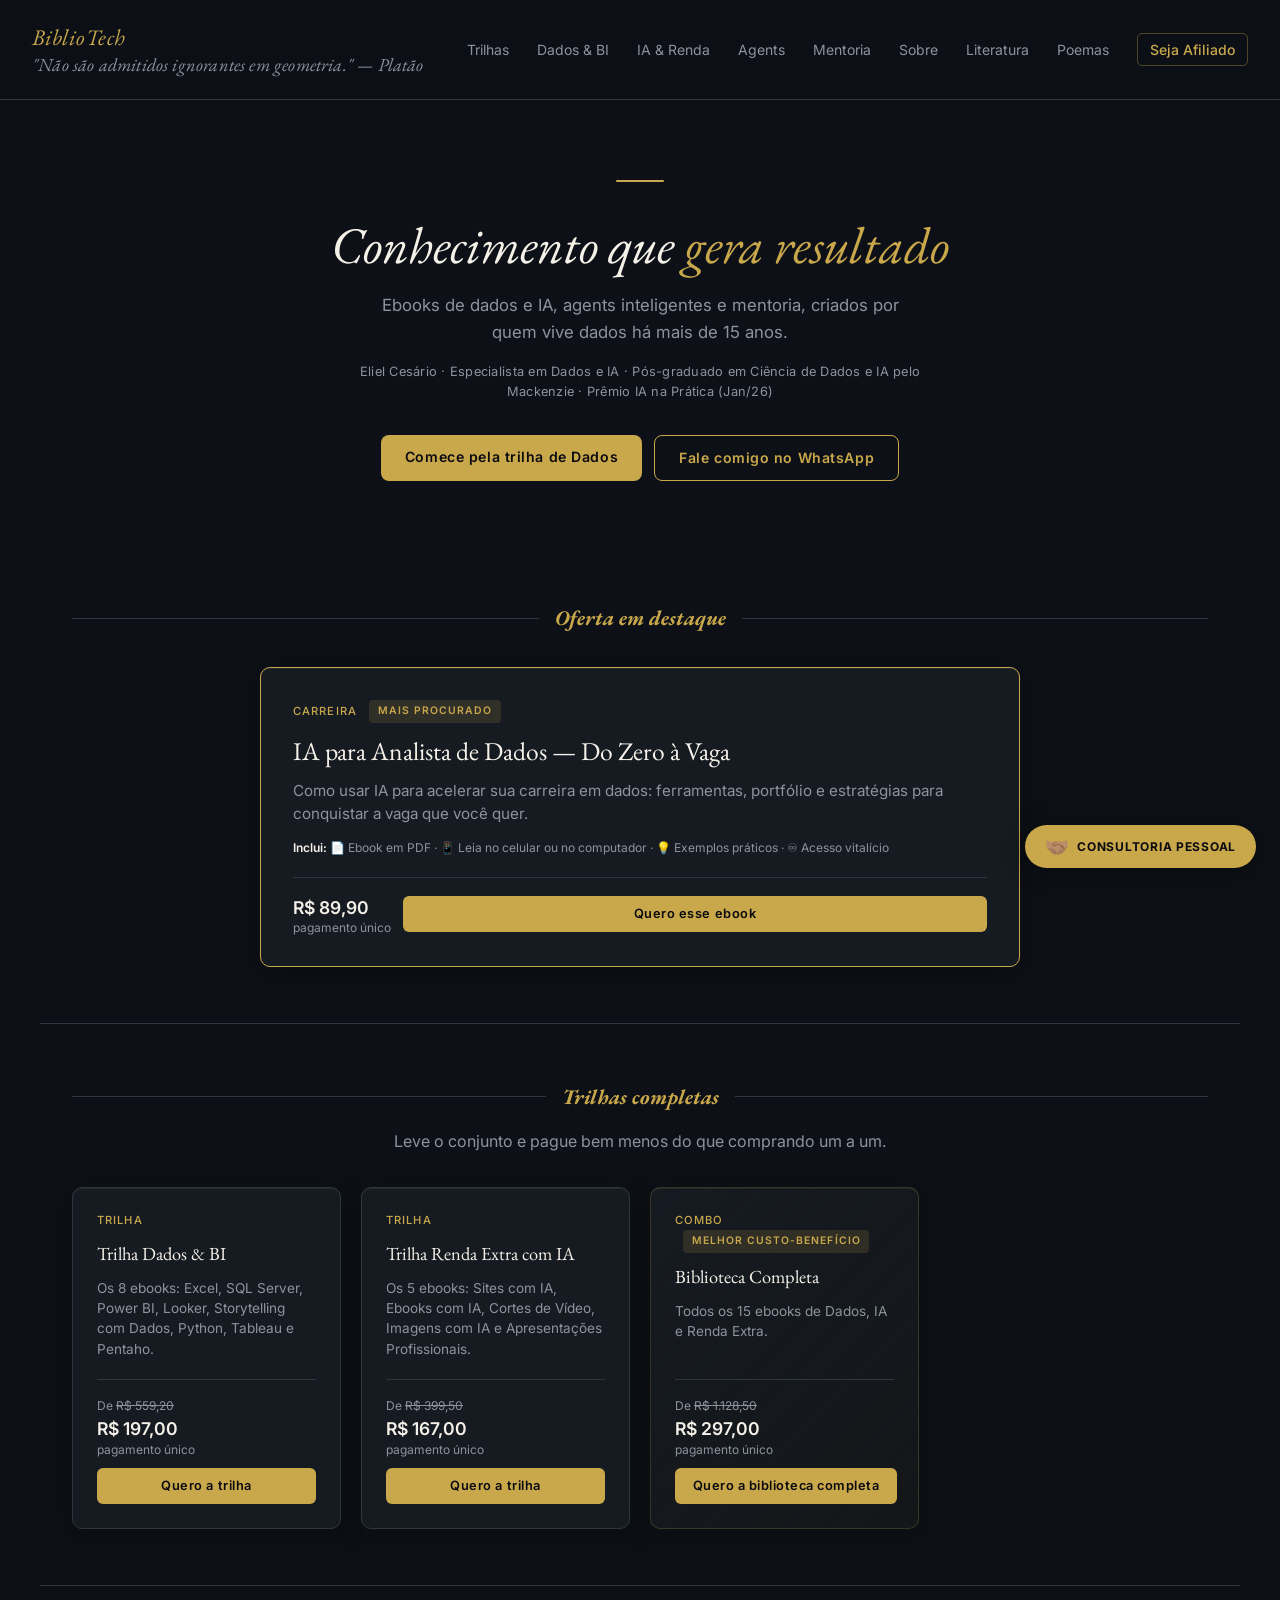
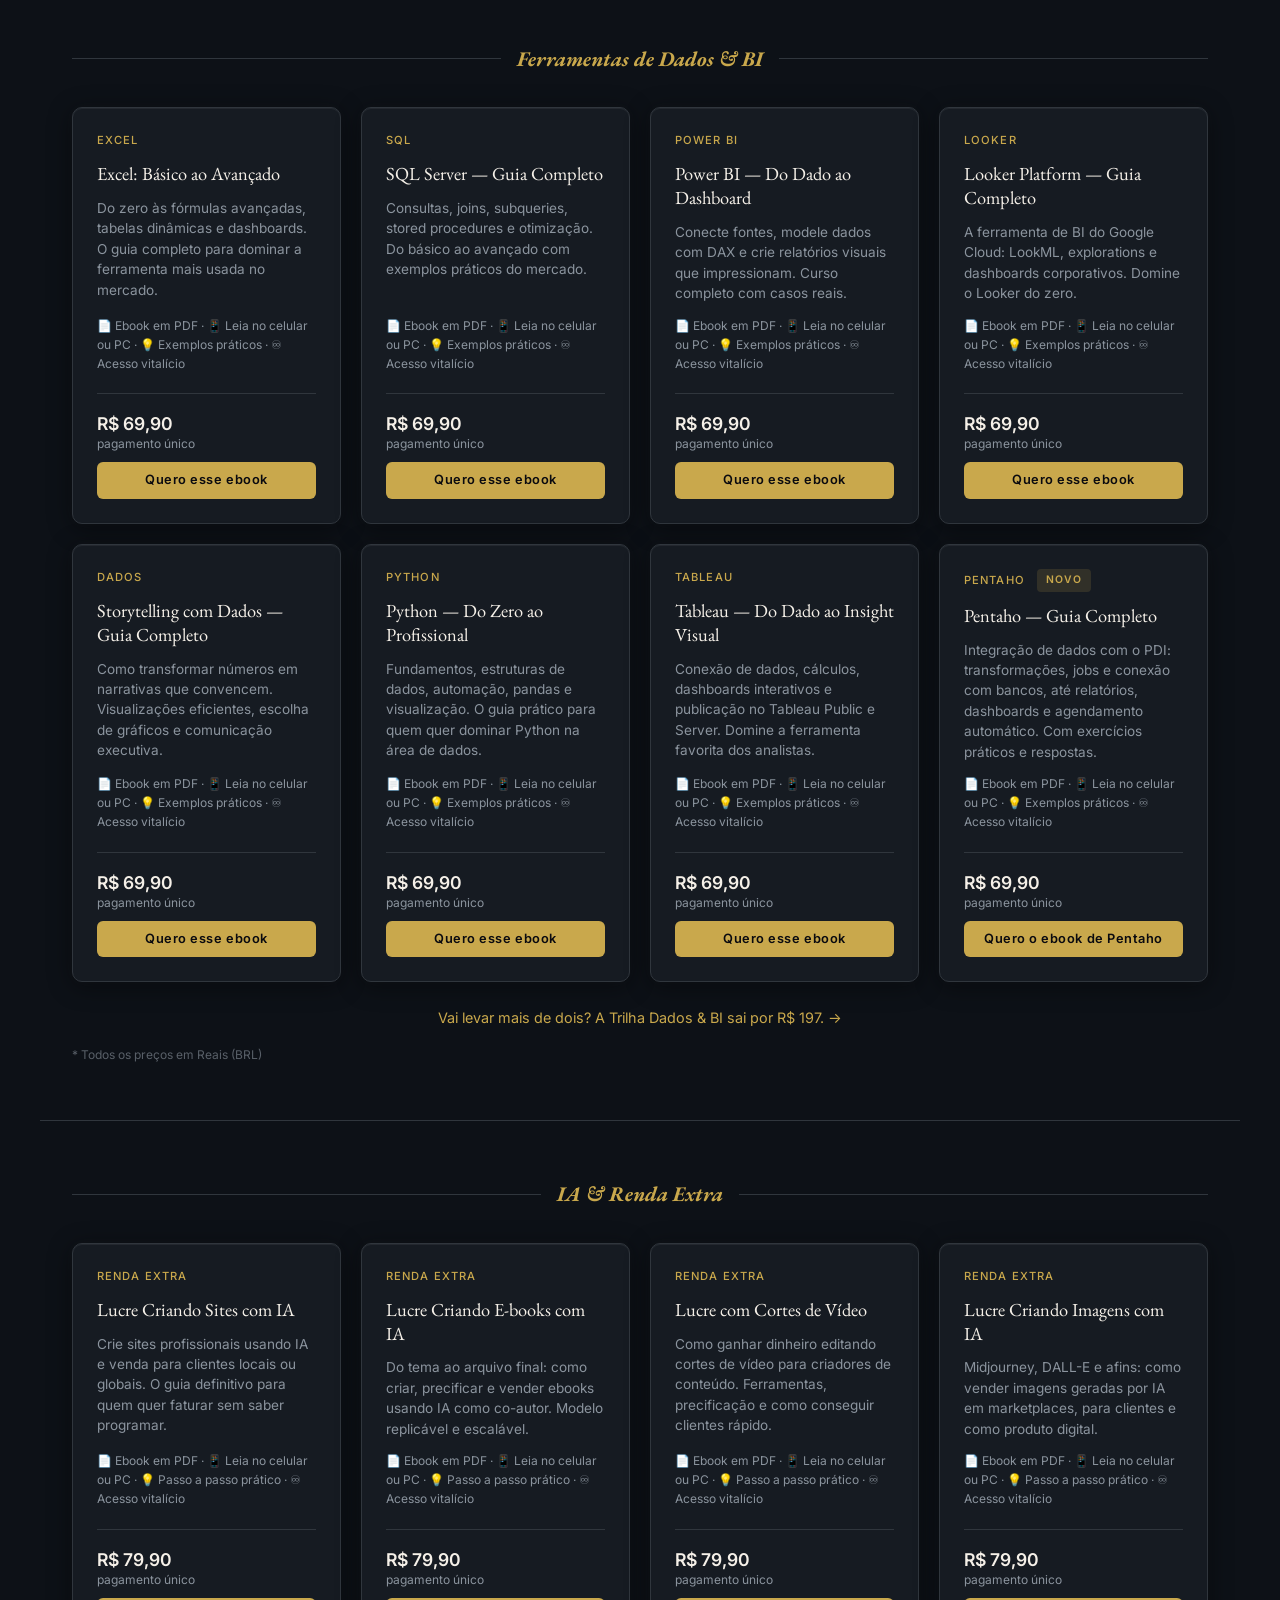
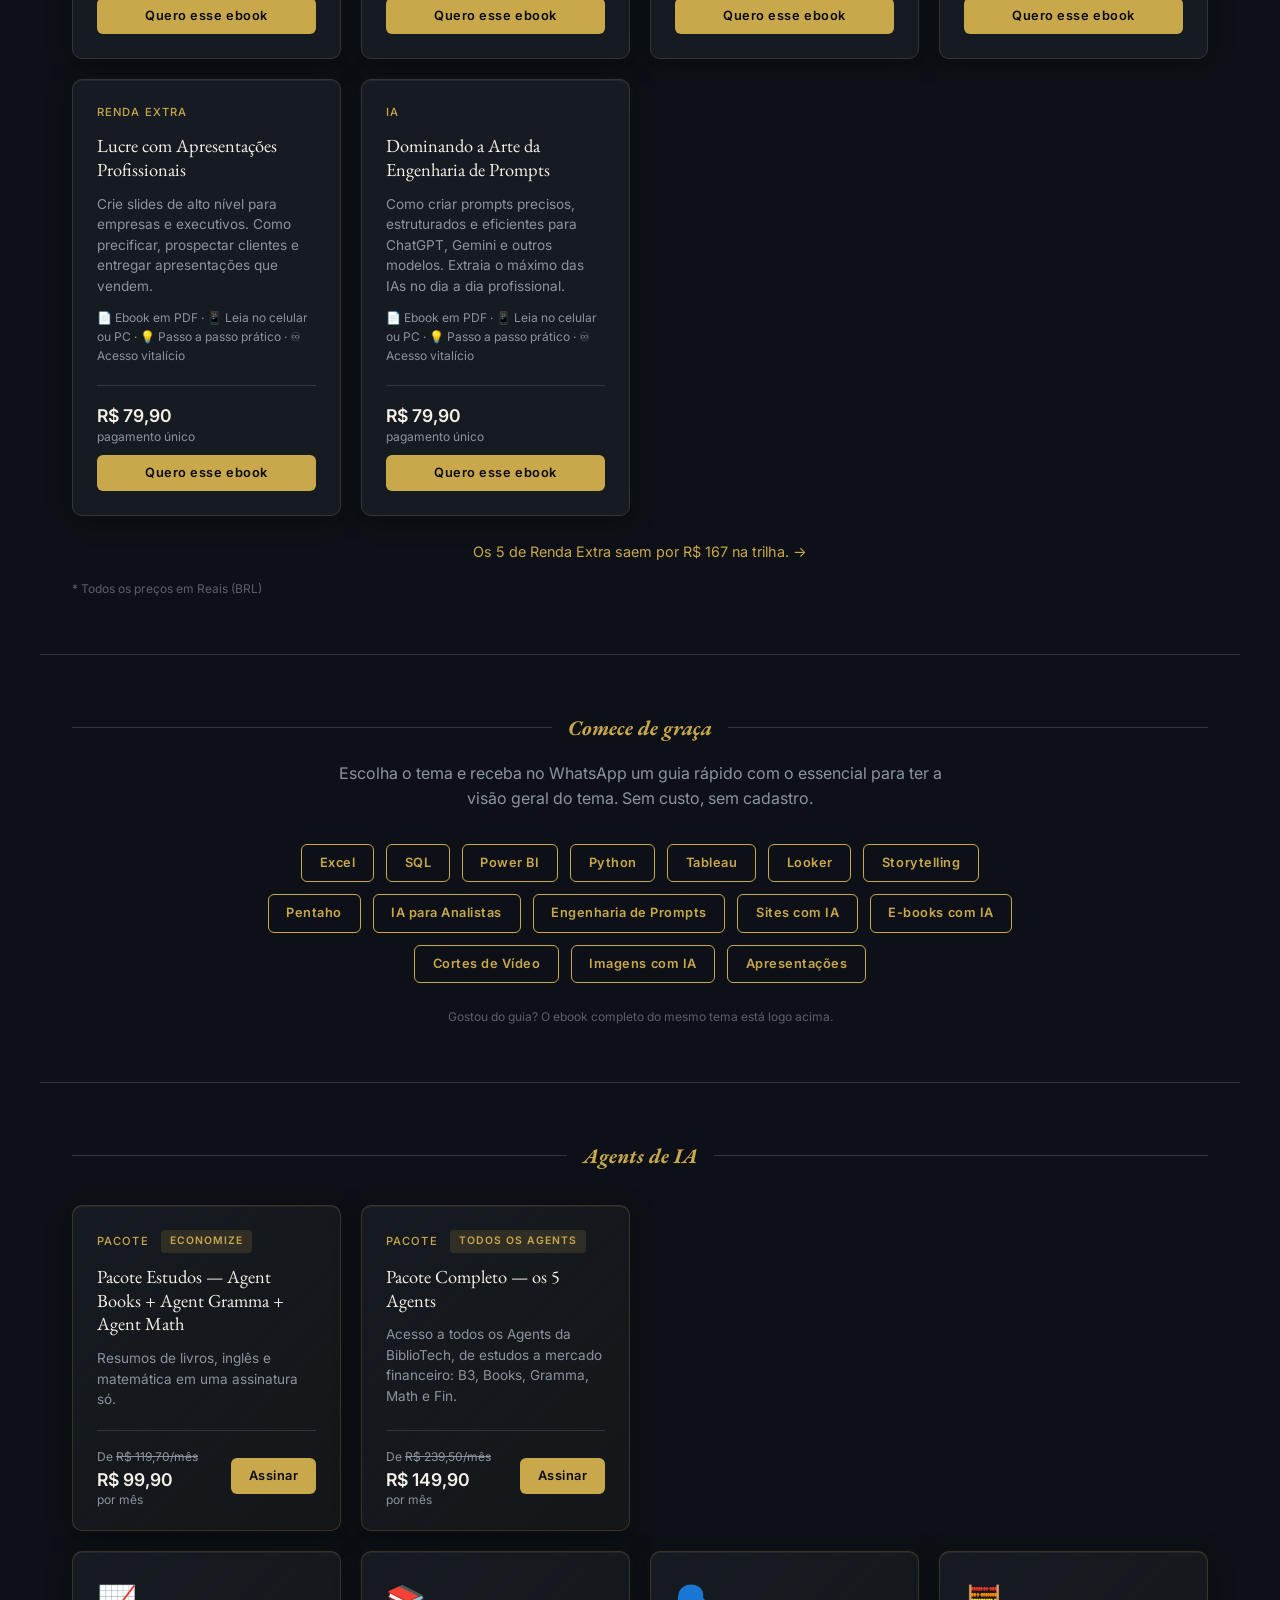
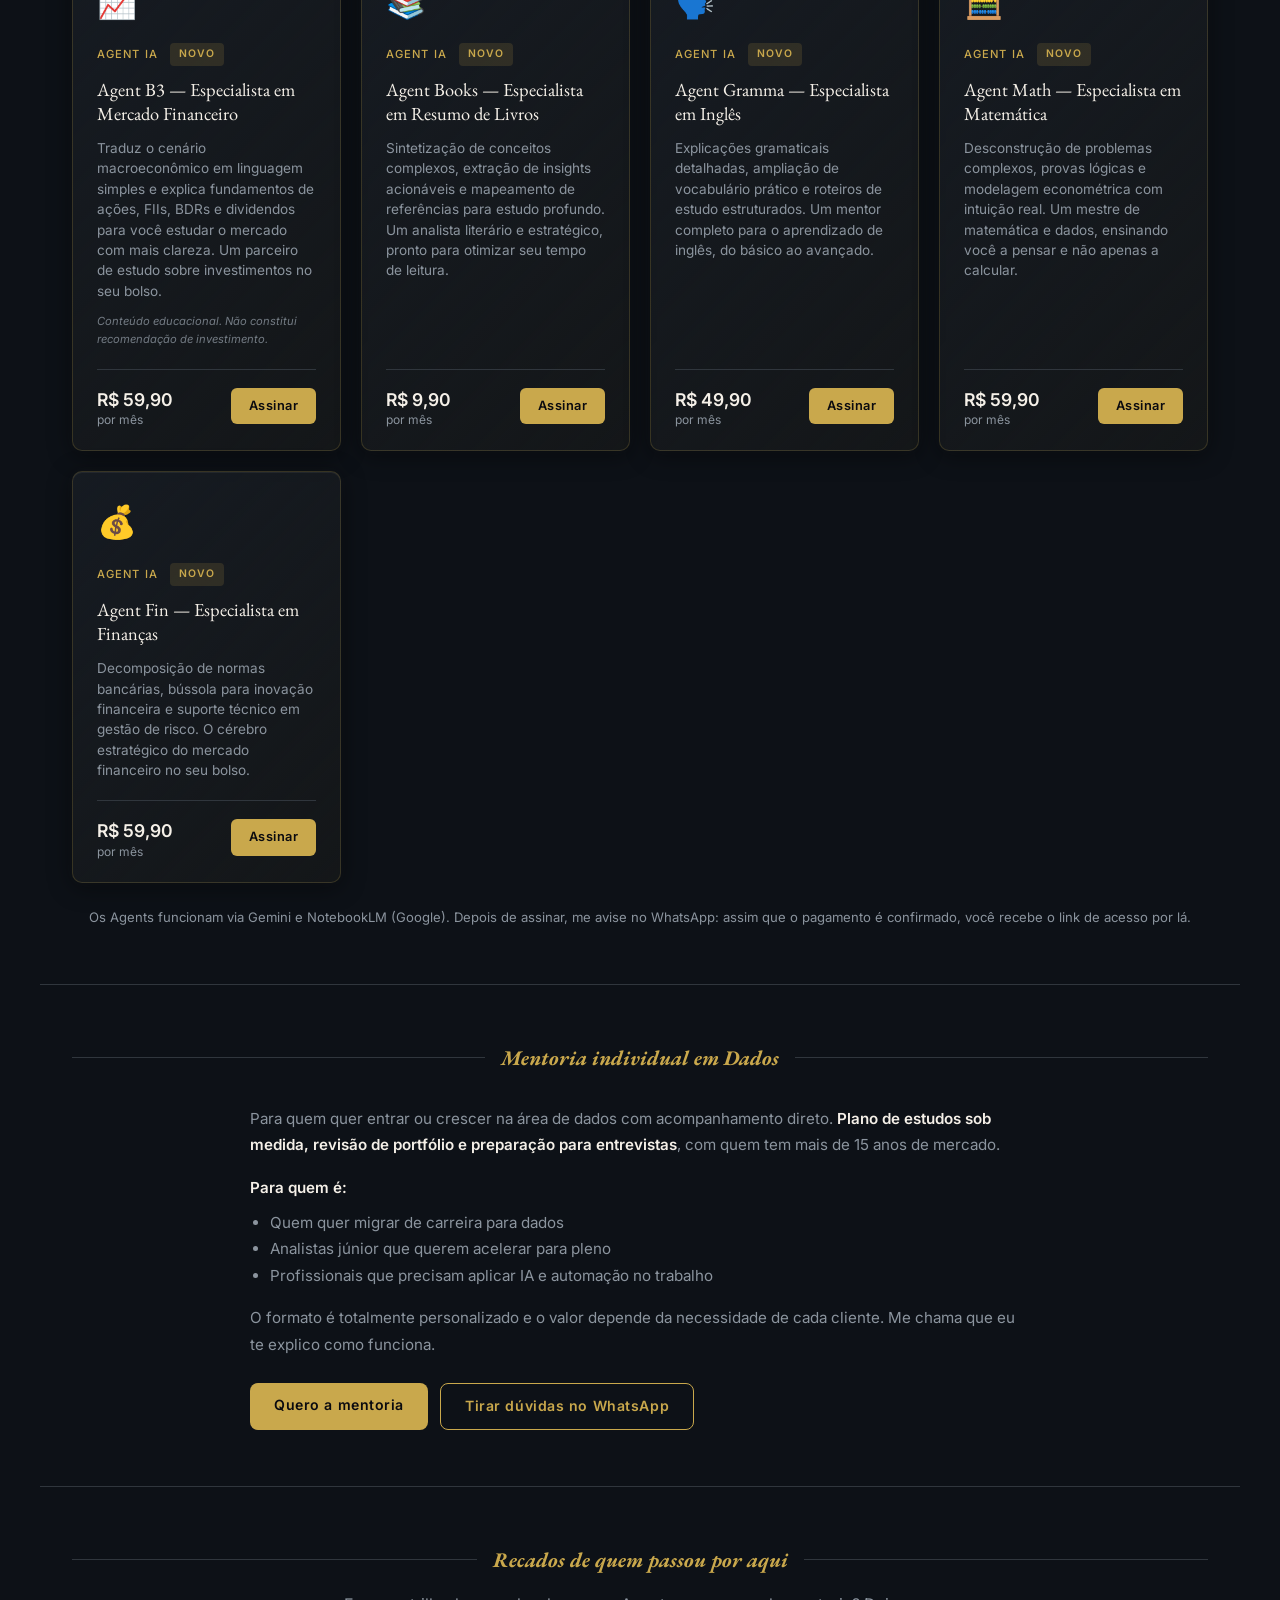
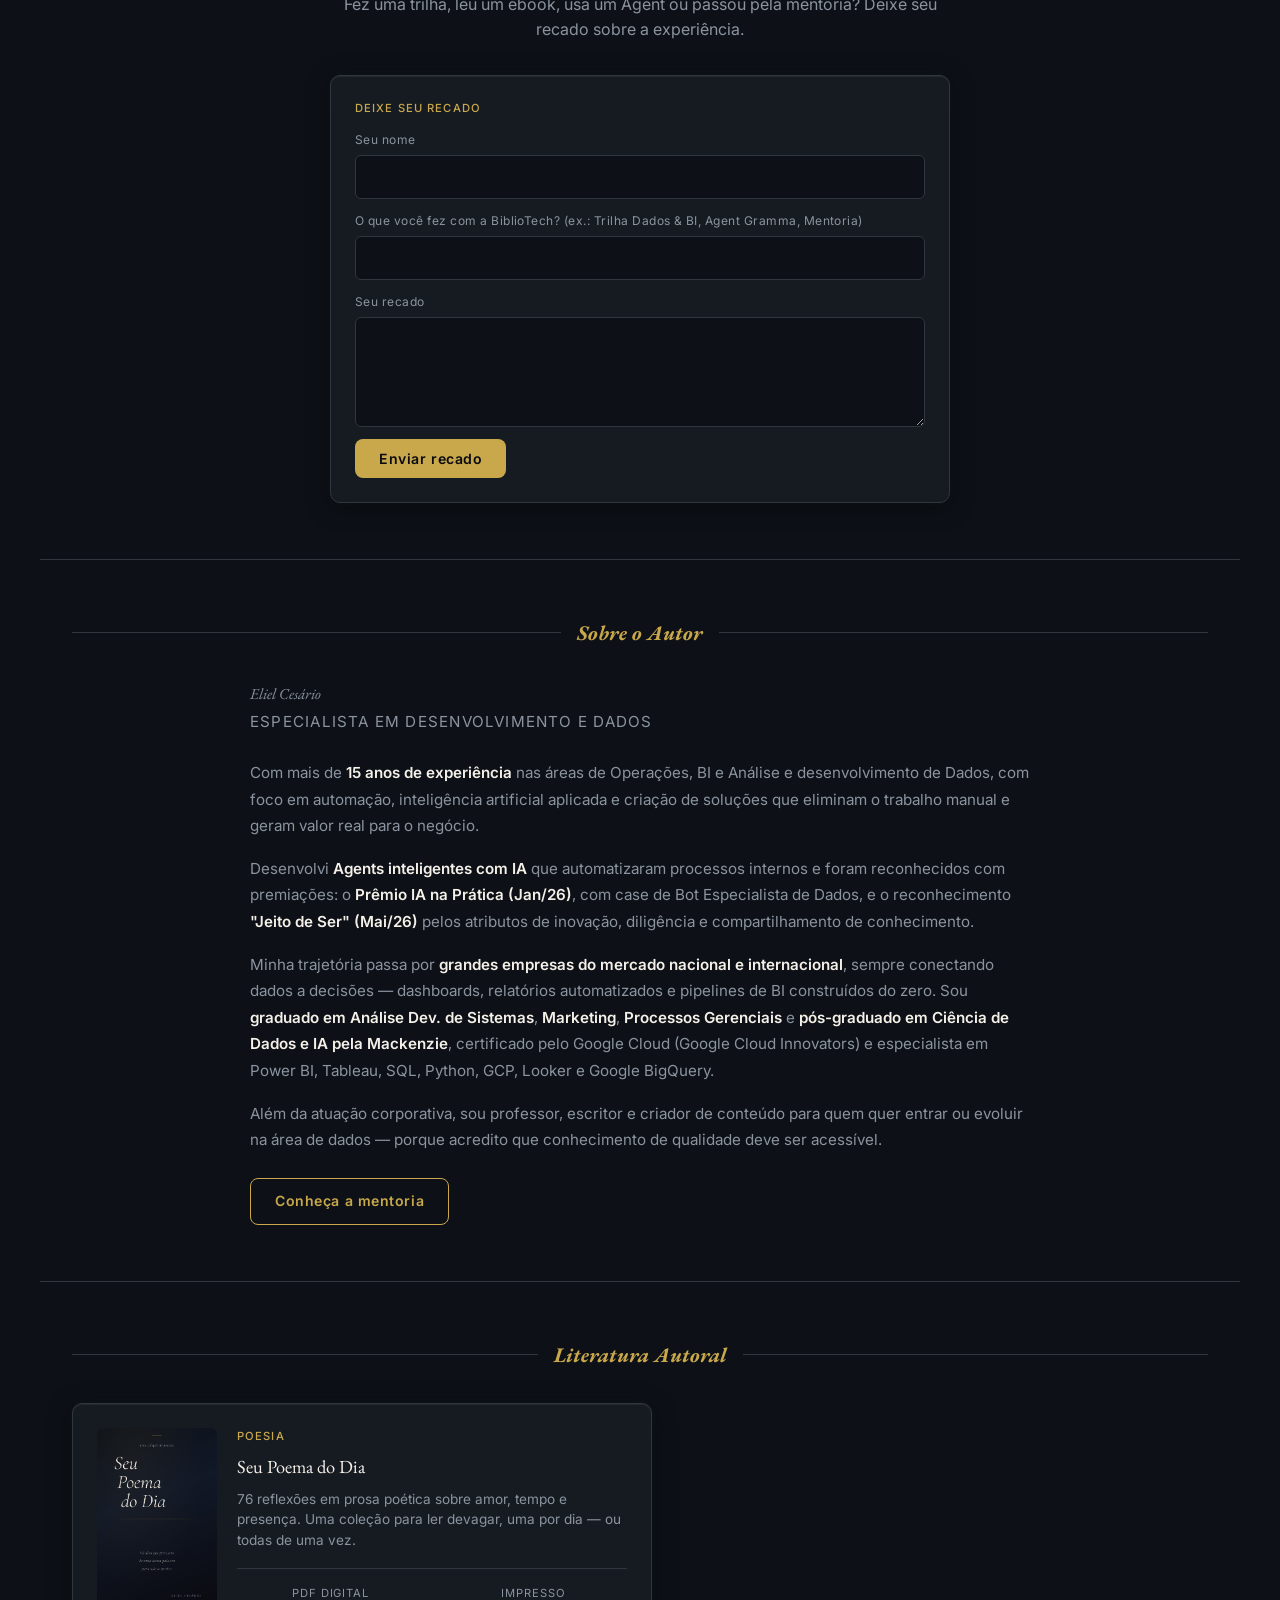
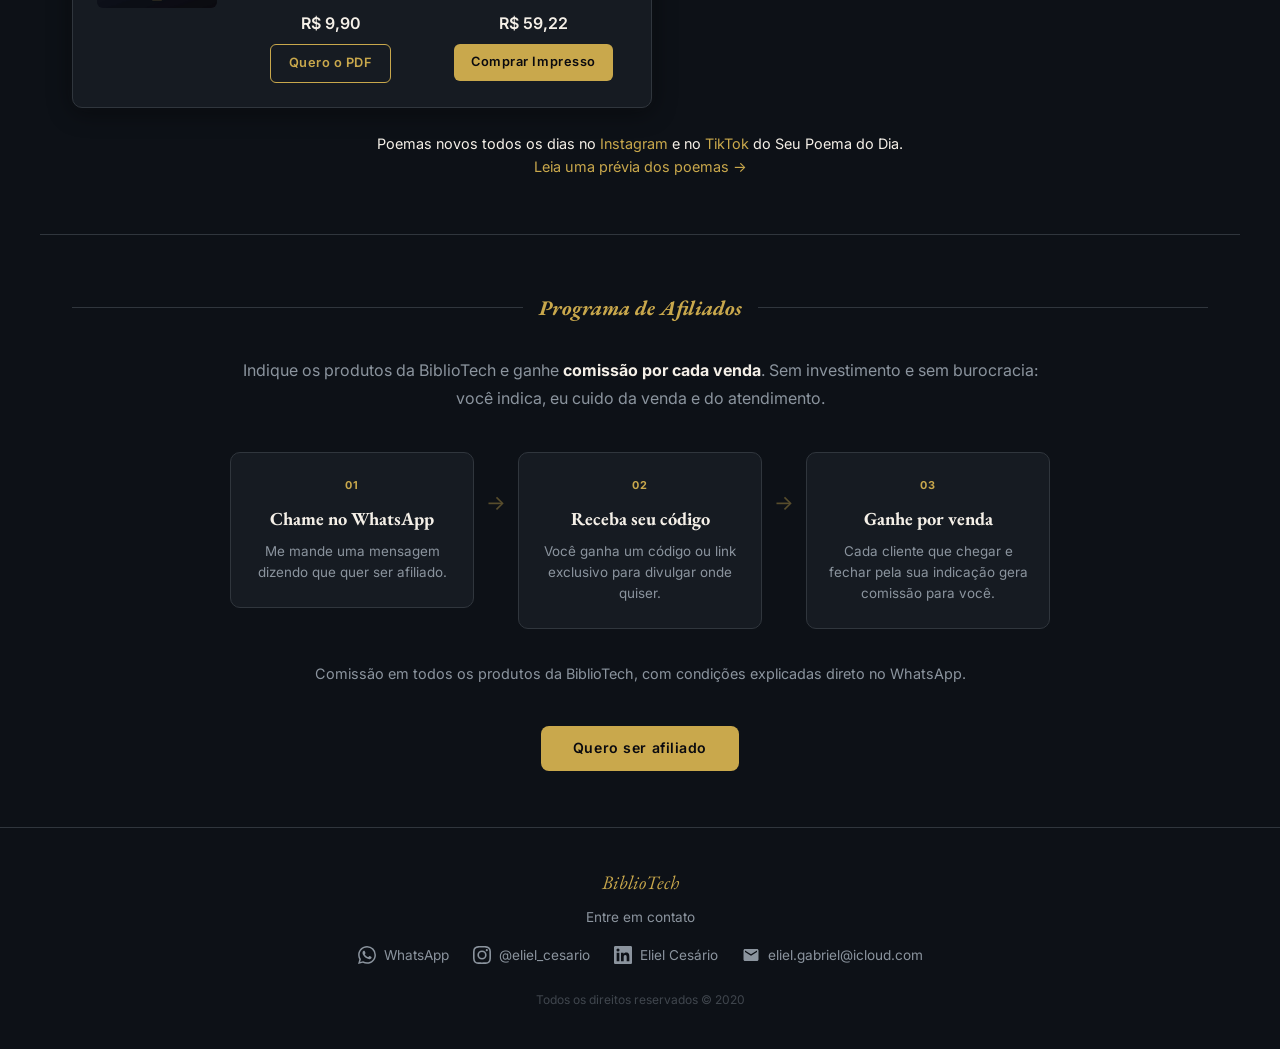
<file: index.html>
<!DOCTYPE html>
<html lang="pt-BR">
<head>
  <meta charset="UTF-8">
  <meta name="viewport" content="width=device-width, initial-scale=1.0">
  <title>BiblioTech — Eliel Cesário</title>
  <meta name="description" content="Ebooks de dados, IA e renda extra. Acesso a bots inteligentes de investimento. Conteúdo direto ao ponto, feito para quem quer resultados.">

  <!-- Favicon -->
  <link rel="icon" type="image/png" href="assets/plato.png">
  <link rel="apple-touch-icon" href="assets/plato.png">

  <!-- Open Graph (WhatsApp, LinkedIn, etc.) -->
  <meta property="og:type" content="website">
  <meta property="og:title" content="BiblioTech — Eliel Cesário">
  <meta property="og:description" content="Ebooks de dados, IA e renda extra. Acesso a bots inteligentes de investimento. Conteúdo direto ao ponto, feito para quem quer resultados.">
  <meta property="og:image" content="https://elielcesario.github.io/biblioteca-digital/assets/plato.png">
  <meta property="og:url" content="https://elielcesario.github.io/biblioteca-digital/">
  <meta property="og:locale" content="pt_BR">

  <!-- Twitter Card -->
  <meta name="twitter:card" content="summary_large_image">
  <meta name="twitter:title" content="BiblioTech — Eliel Cesário">
  <meta name="twitter:description" content="Ebooks de dados, IA e renda extra. Acesso a bots inteligentes de investimento.">
  <meta name="twitter:image" content="https://elielcesario.github.io/biblioteca-digital/assets/plato.png">

  <link rel="preconnect" href="https://fonts.googleapis.com">
  <link rel="preconnect" href="https://fonts.gstatic.com" crossorigin>
  <link href="https://fonts.googleapis.com/css2?family=EB+Garamond:ital,wght@0,400;0,500;1,400;1,500&family=Inter:wght@400;500;600&display=swap" rel="stylesheet">
  <link rel="stylesheet" href="style.css?v=27">
  <!-- Estilos das seções novas: só complementam o style.css, usando as mesmas variáveis -->
  <style>
    .hero .hero-autoridade { font-size: 0.8rem; letter-spacing: 0.02em; margin: -1.5rem auto 2rem; max-width: 600px; }
    .hero-botoes { display: flex; flex-wrap: wrap; justify-content: center; gap: 0.75rem; }
    .hero-botoes.botoes-esquerda { justify-content: flex-start; margin-top: 1.5rem; }
    .btn-grande { font-size: 0.88rem; padding: 0.7rem 1.5rem; border-radius: 8px; }
    .secao-sub { text-align: center; color: var(--cinza); max-width: 620px; margin: -1rem auto 2rem; }
    .card-destaque { max-width: 760px; margin: 0 auto; border-color: var(--dourado); padding: 2rem; }
    .card-destaque h3 { font-size: 1.6rem; }
    .card-destaque p { font-size: 0.95rem; }
    .card-formato { font-size: 0.75rem; color: var(--cinza); line-height: 1.6; }
    .card-formato strong { color: var(--branco); font-weight: 600; }
    .preco-de { display: block; font-size: 0.75rem; font-weight: 400; color: var(--cinza); }
    .chamada-trilha { margin-top: 1.5rem; text-align: center; font-size: 0.9rem; }
    .chamada-trilha a { color: var(--dourado); }
    .chamada-trilha a:hover { color: var(--dourado-claro); }
    .brinde-grade { display: flex; flex-wrap: wrap; justify-content: center; gap: 0.75rem; max-width: 760px; margin: 0 auto; }
    .brinde-nota { text-align: center; margin-top: 1.5rem; }
    .grid-pacotes { margin-bottom: 1.25rem; }
    .card-aviso { font-size: 0.7rem; font-style: italic; color: var(--cinza); opacity: 0.8; }
    .mentoria-lista { color: var(--cinza); font-size: 0.95rem; line-height: 1.75; margin: -0.5rem 0 1rem 1.25rem; }
    .afiliado-comissao { margin: 2rem 0 0; font-size: 0.9rem; }
    #literatura .nota-brl { text-align: center; }
    .chamada-trilha .link-sep { color: var(--cinza); margin: 0 0.4rem; }
    /* Recados */
    /* Carrossel de recados: centro em destaque, 2 de cada lado menores */
    .recados-carrossel { position: relative; max-width: 1100px; margin: 0 auto 2rem; overflow: hidden; padding: 1rem 0; }
    .recados-palco { position: relative; height: 260px; }
    .recados-palco .card {
      position: absolute; top: 0; left: 50%; width: 340px; margin-left: -170px;
      transition: transform 0.45s ease, opacity 0.45s ease, filter 0.45s ease, border-color 0.25s, box-shadow 0.25s;
      cursor: pointer;
    }
    .recados-palco .card.centro { border-color: var(--dourado); cursor: default; }
    .recados-seta {
      position: absolute; top: 50%; z-index: 10; transform: translateY(-50%);
      width: 2.6rem; height: 2.6rem; border-radius: 50%; cursor: pointer;
      background: var(--azul-card); border: 1px solid var(--dourado); color: var(--dourado);
      font-size: 1.4rem; line-height: 1; font-family: inherit; transition: background 0.2s;
    }
    .recados-seta:hover { background: var(--azul-hover); }
    .recados-seta-esq { left: 0.25rem; }
    .recados-seta-dir { right: 0.25rem; }
    @media (max-width: 600px) {
      .recados-palco .card { width: 76vw; margin-left: -38vw; }
      .recados-seta { width: 2.2rem; height: 2.2rem; font-size: 1.2rem; }
    }
    .recado-form { max-width: 620px; margin: 0 auto; }
    .recado-form label { font-size: 0.75rem; color: var(--cinza); letter-spacing: 0.04em; display: flex; flex-direction: column; gap: 0.35rem; }
    .recado-form input, .recado-form textarea {
      font: inherit; font-size: 0.9rem; color: var(--branco); background: var(--azul-noite);
      border: 1px solid var(--borda); border-radius: 6px; padding: 0.6rem 0.75rem; width: 100%;
    }
    .recado-form textarea { min-height: 110px; resize: vertical; }
    .recado-form input:focus, .recado-form textarea:focus { outline: none; border-color: var(--dourado); }
    .recado-form .btn { border: 0; font-family: inherit; align-self: flex-start; }
    .recado-form:hover { transform: none; }
    .recado-status { font-size: 0.85rem; color: var(--dourado); }
    /* Aviso depois de abrir o Mercado Pago */
    .aviso-pagamento { position: fixed; inset: 0; z-index: 300; background: rgba(5, 8, 14, 0.75); display: flex; align-items: center; justify-content: center; padding: 1.25rem; }
    .aviso-pagamento .card { max-width: 440px; text-align: center; border-color: var(--dourado); }
    .aviso-pagamento .card:hover { transform: none; }
    .aviso-pagamento .hero-botoes { margin-top: 0.5rem; }
    .aviso-pagamento button { font-family: inherit; }
    .aviso-pagamento[hidden], .recados-carrossel[hidden], .recados-seta[hidden], .recado-status[hidden] { display: none; }
  </style>
</head>
<body>

<!-- ── HEADER ── -->
<header>
  <div class="logo-bloco">
    <span class="logo">BiblioTech</span>
    <span class="logo-slogan">"Não são admitidos ignorantes em geometria." — Platão</span>
  </div>
  <nav>
    <a href="#trilhas">Trilhas</a>
    <a href="#dados">Dados & BI</a>
    <a href="#ia">IA & Renda</a>
    <a href="#bots">Agents</a>
    <a href="#mentoria">Mentoria</a>
    <a href="#sobre">Sobre</a>
    <a href="#literatura">Literatura</a>
    <a href="poesia.html">Poemas</a>
    <a href="#afiliados" class="nav-afiliado">Seja Afiliado</a>
  </nav>
</header>

<!-- ── HERO ── -->
<section class="hero">
  <span class="hero-linha"></span>
  <h1>Conhecimento que <span>gera resultado</span></h1>
  <p>Ebooks de dados e IA, agents inteligentes e mentoria, criados por quem vive dados há mais de 15 anos.</p>
  <p class="hero-autoridade">Eliel Cesário · Especialista em Dados e IA · Pós-graduado em Ciência de Dados e IA pelo Mackenzie · Prêmio IA na Prática (Jan/26)</p>
  <div class="hero-botoes">
    <a class="btn btn-grande" href="#trilhas">Comece pela trilha de Dados</a>
    <a class="btn btn-outline btn-grande" href="#" data-whatsapp-msg="Olá, Eliel! Vim pelo site da BiblioTech e queria uma indicação de por onde começar." target="_blank" rel="noopener">Fale comigo no WhatsApp</a>
  </div>
</section>

<!-- ── SEÇÃO: OFERTA EM DESTAQUE ── -->
<section class="secao" id="destaque">
  <div class="secao-header">
    <div class="secao-linha"></div>
    <h2 class="secao-titulo">Oferta em destaque</h2>
    <div class="secao-linha"></div>
  </div>

  <article class="card card-destaque">
    <span class="card-tag">Carreira <span class="badge-novo">Mais procurado</span></span>
    <h3>IA para Analista de Dados — Do Zero à Vaga</h3>
    <p>Como usar IA para acelerar sua carreira em dados: ferramentas, portfólio e estratégias para conquistar a vaga que você quer.</p>
    <div class="card-formato"><strong>Inclui:</strong> 📄 Ebook em PDF · 📱 Leia no celular ou no computador · 💡 Exemplos práticos · ♾️ Acesso vitalício</div>
    <div class="card-footer">
      <div class="preco">
        R$ 89,90<small>pagamento único</small>
      </div>
      <a class="btn" href="#" data-whatsapp="IA para Analista de Dados — Do Zero à Vaga" target="_blank" rel="noopener">Quero esse ebook</a>
    </div>
  </article>
</section>

<div class="divider"></div>

<!-- ── SEÇÃO: TRILHAS (COMBOS) ── -->
<section class="secao" id="trilhas">
  <div class="secao-header">
    <div class="secao-linha"></div>
    <h2 class="secao-titulo">Trilhas completas</h2>
    <div class="secao-linha"></div>
  </div>
  <p class="secao-sub">Leve o conjunto e pague bem menos do que comprando um a um.</p>

  <div class="grid">

    <article class="card">
      <span class="card-tag">Trilha</span>
      <h3>Trilha Dados & BI</h3>
      <p>Os 8 ebooks: Excel, SQL Server, Power BI, Looker, Storytelling com Dados, Python, Tableau e Pentaho.</p>
      <div class="card-footer">
        <div class="preco">
          <span class="preco-de">De <s>R$ 559,20</s></span>
          R$ 197,00<small>pagamento único</small>
        </div>
        <a class="btn" href="#" data-whatsapp="Trilha Dados & BI" target="_blank" rel="noopener">Quero a trilha</a>
      </div>
    </article>

    <article class="card">
      <span class="card-tag">Trilha</span>
      <h3>Trilha Renda Extra com IA</h3>
      <p>Os 5 ebooks: Sites com IA, Ebooks com IA, Cortes de Vídeo, Imagens com IA e Apresentações Profissionais.</p>
      <div class="card-footer">
        <div class="preco">
          <span class="preco-de">De <s>R$ 399,50</s></span>
          R$ 167,00<small>pagamento único</small>
        </div>
        <a class="btn" href="#" data-whatsapp="Trilha Renda Extra com IA" target="_blank" rel="noopener">Quero a trilha</a>
      </div>
    </article>

    <article class="card card-bot">
      <span class="card-tag">Combo <span class="badge-novo">Melhor custo-benefício</span></span>
      <h3>Biblioteca Completa</h3>
      <p>Todos os 15 ebooks de Dados, IA e Renda Extra.</p>
      <div class="card-footer">
        <div class="preco">
          <span class="preco-de">De <s>R$ 1.128,50</s></span>
          R$ 297,00<small>pagamento único</small>
        </div>
        <a class="btn" href="#" data-whatsapp="Biblioteca Completa BiblioTech" target="_blank" rel="noopener">Quero a biblioteca completa</a>
      </div>
    </article>

  </div>
</section>

<div class="divider"></div>

<!-- ── SEÇÃO: DADOS & BI ── -->
<section class="secao" id="dados">
  <div class="secao-header">
    <div class="secao-linha"></div>
    <h2 class="secao-titulo">Ferramentas de Dados & BI</h2>
    <div class="secao-linha"></div>
  </div>

  <div class="grid">

    <!-- Excel -->
    <article class="card">
      <span class="card-tag">Excel</span>
      <h3>Excel: Básico ao Avançado</h3>
      <p>Do zero às fórmulas avançadas, tabelas dinâmicas e dashboards. O guia completo para dominar a ferramenta mais usada no mercado.</p>
      <div class="card-formato">📄 Ebook em PDF · 📱 Leia no celular ou PC · 💡 Exemplos práticos · ♾️ Acesso vitalício</div>
      <div class="card-footer">
        <div class="preco">
          R$ 69,90<small>pagamento único</small>
        </div>
        <a class="btn" href="#" data-whatsapp target="_blank" rel="noopener">Quero esse ebook</a>
      </div>
    </article>

    <!-- SQL -->
    <article class="card">
      <span class="card-tag">SQL</span>
      <h3>SQL Server — Guia Completo</h3>
      <p>Consultas, joins, subqueries, stored procedures e otimização. Do básico ao avançado com exemplos práticos do mercado.</p>
      <div class="card-formato">📄 Ebook em PDF · 📱 Leia no celular ou PC · 💡 Exemplos práticos · ♾️ Acesso vitalício</div>
      <div class="card-footer">
        <div class="preco">
          R$ 69,90<small>pagamento único</small>
        </div>
        <a class="btn" href="#" data-whatsapp target="_blank" rel="noopener">Quero esse ebook</a>
      </div>
    </article>

    <!-- Power BI -->
    <article class="card">
      <span class="card-tag">Power BI</span>
      <h3>Power BI — Do Dado ao Dashboard</h3>
      <p>Conecte fontes, modele dados com DAX e crie relatórios visuais que impressionam. Curso completo com casos reais.</p>
      <div class="card-formato">📄 Ebook em PDF · 📱 Leia no celular ou PC · 💡 Exemplos práticos · ♾️ Acesso vitalício</div>
      <div class="card-footer">
        <div class="preco">
          R$ 69,90<small>pagamento único</small>
        </div>
        <a class="btn" href="#" data-whatsapp target="_blank" rel="noopener">Quero esse ebook</a>
      </div>
    </article>

    <!-- Looker -->
    <article class="card">
      <span class="card-tag">Looker</span>
      <h3>Looker Platform — Guia Completo</h3>
      <p>A ferramenta de BI do Google Cloud: LookML, explorations e dashboards corporativos. Domine o Looker do zero.</p>
      <div class="card-formato">📄 Ebook em PDF · 📱 Leia no celular ou PC · 💡 Exemplos práticos · ♾️ Acesso vitalício</div>
      <div class="card-footer">
        <div class="preco">
          R$ 69,90<small>pagamento único</small>
        </div>
        <a class="btn" href="#" data-whatsapp target="_blank" rel="noopener">Quero esse ebook</a>
      </div>
    </article>

    <!-- Storytelling -->
    <article class="card">
      <span class="card-tag">Dados</span>
      <h3>Storytelling com Dados — Guia Completo</h3>
      <p>Como transformar números em narrativas que convencem. Visualizações eficientes, escolha de gráficos e comunicação executiva.</p>
      <div class="card-formato">📄 Ebook em PDF · 📱 Leia no celular ou PC · 💡 Exemplos práticos · ♾️ Acesso vitalício</div>
      <div class="card-footer">
        <div class="preco">
          R$ 69,90<small>pagamento único</small>
        </div>
        <a class="btn" href="#" data-whatsapp target="_blank" rel="noopener">Quero esse ebook</a>
      </div>
    </article>

    <!-- Python -->
    <article class="card">
      <span class="card-tag">Python</span>
      <h3>Python — Do Zero ao Profissional</h3>
      <p>Fundamentos, estruturas de dados, automação, pandas e visualização. O guia prático para quem quer dominar Python na área de dados.</p>
      <div class="card-formato">📄 Ebook em PDF · 📱 Leia no celular ou PC · 💡 Exemplos práticos · ♾️ Acesso vitalício</div>
      <div class="card-footer">
        <div class="preco">
          R$ 69,90<small>pagamento único</small>
        </div>
        <a class="btn" href="#" data-whatsapp target="_blank" rel="noopener">Quero esse ebook</a>
      </div>
    </article>

    <!-- Tableau -->
    <article class="card">
      <span class="card-tag">Tableau</span>
      <h3>Tableau — Do Dado ao Insight Visual</h3>
      <p>Conexão de dados, cálculos, dashboards interativos e publicação no Tableau Public e Server. Domine a ferramenta favorita dos analistas.</p>
      <div class="card-formato">📄 Ebook em PDF · 📱 Leia no celular ou PC · 💡 Exemplos práticos · ♾️ Acesso vitalício</div>
      <div class="card-footer">
        <div class="preco">
          R$ 69,90<small>pagamento único</small>
        </div>
        <a class="btn" href="#" data-whatsapp target="_blank" rel="noopener">Quero esse ebook</a>
      </div>
    </article>

    <!-- Pentaho -->
    <article class="card">
      <span class="card-tag">Pentaho <span class="badge-novo">Novo</span></span>
      <h3>Pentaho — Guia Completo</h3>
      <p>Integração de dados com o PDI: transformações, jobs e conexão com bancos, até relatórios, dashboards e agendamento automático. Com exercícios práticos e respostas.</p>
      <div class="card-formato">📄 Ebook em PDF · 📱 Leia no celular ou PC · 💡 Exemplos práticos · ♾️ Acesso vitalício</div>
      <div class="card-footer">
        <div class="preco">
          R$ 69,90<small>pagamento único</small>
        </div>
        <a class="btn" href="#" data-whatsapp="Ebook Pentaho — Guia Completo" target="_blank" rel="noopener">Quero o ebook de Pentaho</a>
      </div>
    </article>

  </div>
  <p class="chamada-trilha"><a href="#trilhas">Vai levar mais de dois? A Trilha Dados & BI sai por R$ 197. →</a></p>
  <p class="nota-brl">* Todos os preços em Reais (BRL)</p>
</section>

<div class="divider"></div>

<!-- ── SEÇÃO: IA & RENDA ── -->
<section class="secao" id="ia">
  <div class="secao-header">
    <div class="secao-linha"></div>
    <h2 class="secao-titulo">IA & Renda Extra</h2>
    <div class="secao-linha"></div>
  </div>

  <div class="grid">

    <!-- IA para Analista de Dados: está na Oferta em destaque, no topo da página -->

    <!-- Lucre com Sites -->
    <article class="card">
      <span class="card-tag">Renda Extra</span>
      <h3>Lucre Criando Sites com IA</h3>
      <p>Crie sites profissionais usando IA e venda para clientes locais ou globais. O guia definitivo para quem quer faturar sem saber programar.</p>
      <div class="card-formato">📄 Ebook em PDF · 📱 Leia no celular ou PC · 💡 Passo a passo prático · ♾️ Acesso vitalício</div>
      <div class="card-footer">
        <div class="preco">
          R$ 79,90<small>pagamento único</small>
        </div>
        <a class="btn" href="#" data-whatsapp target="_blank" rel="noopener">Quero esse ebook</a>
      </div>
    </article>

    <!-- Lucre com Ebooks -->
    <article class="card">
      <span class="card-tag">Renda Extra</span>
      <h3>Lucre Criando E-books com IA</h3>
      <p>Do tema ao arquivo final: como criar, precificar e vender ebooks usando IA como co-autor. Modelo replicável e escalável.</p>
      <div class="card-formato">📄 Ebook em PDF · 📱 Leia no celular ou PC · 💡 Passo a passo prático · ♾️ Acesso vitalício</div>
      <div class="card-footer">
        <div class="preco">
          R$ 79,90<small>pagamento único</small>
        </div>
        <a class="btn" href="#" data-whatsapp target="_blank" rel="noopener">Quero esse ebook</a>
      </div>
    </article>

    <!-- Lucre com Vídeos -->
    <article class="card">
      <span class="card-tag">Renda Extra</span>
      <h3>Lucre com Cortes de Vídeo</h3>
      <p>Como ganhar dinheiro editando cortes de vídeo para criadores de conteúdo. Ferramentas, precificação e como conseguir clientes rápido.</p>
      <div class="card-formato">📄 Ebook em PDF · 📱 Leia no celular ou PC · 💡 Passo a passo prático · ♾️ Acesso vitalício</div>
      <div class="card-footer">
        <div class="preco">
          R$ 79,90<small>pagamento único</small>
        </div>
        <a class="btn" href="#" data-whatsapp target="_blank" rel="noopener">Quero esse ebook</a>
      </div>
    </article>

    <!-- Lucre com Imagens -->
    <article class="card">
      <span class="card-tag">Renda Extra</span>
      <h3>Lucre Criando Imagens com IA</h3>
      <p>Midjourney, DALL-E e afins: como vender imagens geradas por IA em marketplaces, para clientes e como produto digital.</p>
      <div class="card-formato">📄 Ebook em PDF · 📱 Leia no celular ou PC · 💡 Passo a passo prático · ♾️ Acesso vitalício</div>
      <div class="card-footer">
        <div class="preco">
          R$ 79,90<small>pagamento único</small>
        </div>
        <a class="btn" href="#" data-whatsapp target="_blank" rel="noopener">Quero esse ebook</a>
      </div>
    </article>

    <!-- Lucre com Apresentações -->
    <article class="card">
      <span class="card-tag">Renda Extra</span>
      <h3>Lucre com Apresentações Profissionais</h3>
      <p>Crie slides de alto nível para empresas e executivos. Como precificar, prospectar clientes e entregar apresentações que vendem.</p>
      <div class="card-formato">📄 Ebook em PDF · 📱 Leia no celular ou PC · 💡 Passo a passo prático · ♾️ Acesso vitalício</div>
      <div class="card-footer">
        <div class="preco">
          R$ 79,90<small>pagamento único</small>
        </div>
        <a class="btn" href="#" data-whatsapp target="_blank" rel="noopener">Quero esse ebook</a>
      </div>
    </article>

    <!-- Dominando Prompts -->
    <article class="card">
      <span class="card-tag">IA</span>
      <h3>Dominando a Arte da Engenharia de Prompts</h3>
      <p>Como criar prompts precisos, estruturados e eficientes para ChatGPT, Gemini e outros modelos. Extraia o máximo das IAs no dia a dia profissional.</p>
      <div class="card-formato">📄 Ebook em PDF · 📱 Leia no celular ou PC · 💡 Passo a passo prático · ♾️ Acesso vitalício</div>
      <div class="card-footer">
        <div class="preco">
          R$ 79,90<small>pagamento único</small>
        </div>
        <a class="btn" href="#" data-whatsapp target="_blank" rel="noopener">Quero esse ebook</a>
      </div>
    </article>

  </div>
  <p class="chamada-trilha"><a href="#trilhas">Os 5 de Renda Extra saem por R$ 167 na trilha. →</a></p>
  <p class="nota-brl">* Todos os preços em Reais (BRL)</p>
</section>

<div class="divider"></div>

<!-- ── SEÇÃO: BRINDE GRATUITO ── -->
<section class="secao" id="brinde">
  <div class="secao-header">
    <div class="secao-linha"></div>
    <h2 class="secao-titulo">Comece de graça</h2>
    <div class="secao-linha"></div>
  </div>
  <p class="secao-sub">Escolha o tema e receba no WhatsApp um guia rápido com o essencial para ter a visão geral do tema. Sem custo, sem cadastro.</p>

  <div class="brinde-grade">
    <a class="btn btn-outline" href="#" data-whatsapp-msg="Olá, Eliel! Vim pelo site da BiblioTech e quero o guia grátis: 10 Fórmulas de Excel que Todo Analista Usa" target="_blank" rel="noopener">Excel</a>
    <a class="btn btn-outline" href="#" data-whatsapp-msg="Olá, Eliel! Vim pelo site da BiblioTech e quero o guia grátis: 10 Consultas SQL Essenciais" target="_blank" rel="noopener">SQL</a>
    <a class="btn btn-outline" href="#" data-whatsapp-msg="Olá, Eliel! Vim pelo site da BiblioTech e quero o guia grátis: 10 Medidas DAX para o Dia a Dia" target="_blank" rel="noopener">Power BI</a>
    <a class="btn btn-outline" href="#" data-whatsapp-msg="Olá, Eliel! Vim pelo site da BiblioTech e quero o guia grátis: 10 Comandos de Pandas para Análise de Dados" target="_blank" rel="noopener">Python</a>
    <a class="btn btn-outline" href="#" data-whatsapp-msg="Olá, Eliel! Vim pelo site da BiblioTech e quero o guia grátis: 10 Cálculos Essenciais no Tableau" target="_blank" rel="noopener">Tableau</a>
    <a class="btn btn-outline" href="#" data-whatsapp-msg="Olá, Eliel! Vim pelo site da BiblioTech e quero o guia grátis: 10 Conceitos de LookML para Começar" target="_blank" rel="noopener">Looker</a>
    <a class="btn btn-outline" href="#" data-whatsapp-msg="Olá, Eliel! Vim pelo site da BiblioTech e quero o guia grátis: 10 Regras para Contar Histórias com Dados" target="_blank" rel="noopener">Storytelling</a>
    <a class="btn btn-outline" href="#" data-whatsapp-msg="Olá, Eliel! Vim pelo site da BiblioTech e quero o guia grátis: 10 Etapas Essenciais de ETL no Pentaho" target="_blank" rel="noopener">Pentaho</a>
    <a class="btn btn-outline" href="#" data-whatsapp-msg="Olá, Eliel! Vim pelo site da BiblioTech e quero o guia grátis: 10 Prompts para Analistas de Dados" target="_blank" rel="noopener">IA para Analistas</a>
    <a class="btn btn-outline" href="#" data-whatsapp-msg="Olá, Eliel! Vim pelo site da BiblioTech e quero o guia grátis: 10 Técnicas de Engenharia de Prompts" target="_blank" rel="noopener">Engenharia de Prompts</a>
    <a class="btn btn-outline" href="#" data-whatsapp-msg="Olá, Eliel! Vim pelo site da BiblioTech e quero o guia grátis: 10 Passos para Criar Sites com IA" target="_blank" rel="noopener">Sites com IA</a>
    <a class="btn btn-outline" href="#" data-whatsapp-msg="Olá, Eliel! Vim pelo site da BiblioTech e quero o guia grátis: 10 Passos para Criar E-books com IA" target="_blank" rel="noopener">E-books com IA</a>
    <a class="btn btn-outline" href="#" data-whatsapp-msg="Olá, Eliel! Vim pelo site da BiblioTech e quero o guia grátis: 10 Dicas para Cortes de Vídeo que Prendem a Atenção" target="_blank" rel="noopener">Cortes de Vídeo</a>
    <a class="btn btn-outline" href="#" data-whatsapp-msg="Olá, Eliel! Vim pelo site da BiblioTech e quero o guia grátis: 10 Prompts para Criar Imagens com IA" target="_blank" rel="noopener">Imagens com IA</a>
    <a class="btn btn-outline" href="#" data-whatsapp-msg="Olá, Eliel! Vim pelo site da BiblioTech e quero o guia grátis: 10 Regras para Apresentações Profissionais" target="_blank" rel="noopener">Apresentações</a>
  </div>
  <p class="nota-brl brinde-nota">Gostou do guia? O ebook completo do mesmo tema está logo acima.</p>
</section>

<div class="divider"></div>

<!-- ── SEÇÃO: AGENTS ── -->
<section class="secao" id="bots">
  <div class="secao-header">
    <div class="secao-linha"></div>
    <h2 class="secao-titulo">Agents de IA</h2>
    <div class="secao-linha"></div>
  </div>

  <!-- Pacotes -->
  <div class="grid grid-pacotes">

    <article class="card card-bot">
      <span class="card-tag">Pacote <span class="badge-novo">Economize</span></span>
      <h3>Pacote Estudos — Agent Books + Agent Gramma + Agent Math</h3>
      <p>Resumos de livros, inglês e matemática em uma assinatura só.</p>
      <div class="card-footer">
        <div class="preco">
          <span class="preco-de">De <s>R$ 119,70/mês</s></span>
          R$ 99,90<small>por mês</small>
        </div>
        <a class="btn" href="https://mpago.la/17haw8T" target="_blank" rel="noopener">Assinar</a>
      </div>
    </article>

    <article class="card card-bot">
      <span class="card-tag">Pacote <span class="badge-novo">Todos os Agents</span></span>
      <h3>Pacote Completo — os 5 Agents</h3>
      <p>Acesso a todos os Agents da BiblioTech, de estudos a mercado financeiro: B3, Books, Gramma, Math e Fin.</p>
      <div class="card-footer">
        <div class="preco">
          <span class="preco-de">De <s>R$ 239,50/mês</s></span>
          R$ 149,90<small>por mês</small>
        </div>
        <a class="btn" href="https://mpago.la/2JAPNGt" target="_blank" rel="noopener">Assinar</a>
      </div>
    </article>

  </div>

  <div class="grid">

    <!-- Agent B3 -->
    <article class="card card-bot">
      <div class="bot-icone">📈</div>
      <span class="card-tag">Agent IA <span class="badge-novo">Novo</span></span>
      <h3>Agent B3 — Especialista em Mercado Financeiro</h3>
      <p>Traduz o cenário macroeconômico em linguagem simples e explica fundamentos de ações, FIIs, BDRs e dividendos para você estudar o mercado com mais clareza. Um parceiro de estudo sobre investimentos no seu bolso.</p>
      <div class="card-aviso">Conteúdo educacional. Não constitui recomendação de investimento.</div>
      <div class="card-footer">
        <div class="preco">
          R$ 59,90<small>por mês</small>
        </div>
        <a class="btn" href="https://www.mercadopago.com.br/subscriptions/checkout?preapproval_plan_id=faa207a1d5c542ee86a18de6c49357cd" target="_blank" rel="noopener">Assinar</a>
      </div>
    </article>

    <!-- Agent Books -->
    <article class="card card-bot">
      <div class="bot-icone">📚</div>
      <span class="card-tag">Agent IA <span class="badge-novo">Novo</span></span>
      <h3>Agent Books — Especialista em Resumo de Livros</h3>
      <p>Sintetização de conceitos complexos, extração de insights acionáveis e mapeamento de referências para estudo profundo. Um analista literário e estratégico, pronto para otimizar seu tempo de leitura.</p>
      <div class="card-footer">
        <div class="preco">
          R$ 9,90<small>por mês</small>
        </div>
        <a class="btn" href="https://www.mercadopago.com.br/subscriptions/checkout?preapproval_plan_id=e147ac4961c34712a3c7401cd1836ab8" target="_blank" rel="noopener">Assinar</a>
      </div>
    </article>

    <!-- Agent Gramma -->
    <article class="card card-bot">
      <div class="bot-icone">🗣️</div>
      <span class="card-tag">Agent IA <span class="badge-novo">Novo</span></span>
      <h3>Agent Gramma — Especialista em Inglês</h3>
      <p>Explicações gramaticais detalhadas, ampliação de vocabulário prático e roteiros de estudo estruturados. Um mentor completo para o aprendizado de inglês, do básico ao avançado.</p>
      <div class="card-footer">
        <div class="preco">
          R$ 49,90<small>por mês</small>
        </div>
        <a class="btn" href="https://mpago.la/2LsVTCc" target="_blank" rel="noopener">Assinar</a>
      </div>
    </article>

    <!-- Agent Math -->
    <article class="card card-bot">
      <div class="bot-icone">🧮</div>
      <span class="card-tag">Agent IA <span class="badge-novo">Novo</span></span>
      <h3>Agent Math — Especialista em Matemática</h3>
      <p>Desconstrução de problemas complexos, provas lógicas e modelagem econométrica com intuição real. Um mestre de matemática e dados, ensinando você a pensar e não apenas a calcular.</p>
      <div class="card-footer">
        <div class="preco">
          R$ 59,90<small>por mês</small>
        </div>
        <a class="btn" href="https://mpago.la/1Qqqz7k" target="_blank" rel="noopener">Assinar</a>
      </div>
    </article>

    <!-- Agent Fin -->
    <article class="card card-bot">
      <div class="bot-icone">💰</div>
      <span class="card-tag">Agent IA <span class="badge-novo">Novo</span></span>
      <h3>Agent Fin — Especialista em Finanças</h3>
      <p>Decomposição de normas bancárias, bússola para inovação financeira e suporte técnico em gestão de risco. O cérebro estratégico do mercado financeiro no seu bolso.</p>
      <div class="card-footer">
        <div class="preco">
          R$ 59,90<small>por mês</small>
        </div>
        <a class="btn" href="https://mpago.la/1RuhTSs" target="_blank" rel="noopener">Assinar</a>
      </div>
    </article>

  </div>

  <p style="margin-top: 1.5rem; font-size: 0.82rem; color: var(--cinza); text-align: center;">
    Os Agents funcionam via Gemini e NotebookLM (Google). Depois de assinar, me avise no WhatsApp: assim que o pagamento é confirmado, você recebe o link de acesso por lá.
  </p>
</section>

<div class="divider"></div>

<!-- ── SEÇÃO: MENTORIA / CONSULTORIA ── -->
<section class="secao" id="mentoria">
  <div class="secao-header">
    <div class="secao-linha"></div>
    <h2 class="secao-titulo">Mentoria individual em Dados</h2>
    <div class="secao-linha"></div>
  </div>

  <div class="sobre-bloco">
    <div class="sobre-texto">
      <p>Para quem quer entrar ou crescer na área de dados com acompanhamento direto. <strong>Plano de estudos sob medida, revisão de portfólio e preparação para entrevistas</strong>, com quem tem mais de 15 anos de mercado.</p>
      <p><strong>Para quem é:</strong></p>
      <ul class="mentoria-lista">
        <li>Quem quer migrar de carreira para dados</li>
        <li>Analistas júnior que querem acelerar para pleno</li>
        <li>Profissionais que precisam aplicar IA e automação no trabalho</li>
      </ul>
      <p>O formato é totalmente personalizado e o valor depende da necessidade de cada cliente. Me chama que eu te explico como funciona.</p>
      <div class="hero-botoes botoes-esquerda">
        <a class="btn btn-grande" href="https://mpago.la/1xjbo4T" data-produto="Mentoria individual em Dados" target="_blank" rel="noopener">Quero a mentoria</a>
        <a class="btn btn-outline btn-grande" href="#" data-whatsapp="Mentoria individual" target="_blank" rel="noopener">Tirar dúvidas no WhatsApp</a>
      </div>
    </div>
  </div>
</section>

<div class="divider"></div>

<!-- ── SEÇÃO: RECADOS (depoimentos dos alunos) ──
     Os recados entram por um Google Forms e só aparecem no site depois que você
     escrever "sim" na coluna "Aprovado" da planilha. Configuração no script RECADOS, no fim da página. -->
<section class="secao" id="recados">
  <div class="secao-header">
    <div class="secao-linha"></div>
    <h2 class="secao-titulo">Recados de quem passou por aqui</h2>
    <div class="secao-linha"></div>
  </div>
  <p class="secao-sub">Fez uma trilha, leu um ebook, usa um Agent ou passou pela mentoria? Deixe seu recado sobre a experiência.</p>

  <div class="recados-carrossel" id="recados-carrossel" hidden>
    <button class="recados-seta recados-seta-esq" type="button" aria-label="Recado anterior">&#8249;</button>
    <div class="recados-palco" id="recados-lista"></div>
    <button class="recados-seta recados-seta-dir" type="button" aria-label="Próximo recado">&#8250;</button>
  </div>

  <form class="card recado-form" id="recado-form">
    <span class="card-tag">Deixe seu recado</span>
    <label>Seu nome
      <input name="nome" required maxlength="60" autocomplete="name">
    </label>
    <label>O que você fez com a BiblioTech? (ex.: Trilha Dados &amp; BI, Agent Gramma, Mentoria)
      <input name="contexto" maxlength="80">
    </label>
    <label>Seu recado
      <textarea name="mensagem" required maxlength="800"></textarea>
    </label>
    <button class="btn btn-grande" type="submit">Enviar recado</button>
    <p class="recado-status" id="recado-status" hidden></p>
  </form>
</section>

<div class="divider"></div>

<!-- ── SEÇÃO: SOBRE ── -->
<section class="secao" id="sobre">
  <div class="secao-header">
    <div class="secao-linha"></div>
    <h2 class="secao-titulo">Sobre o Autor</h2>
    <div class="secao-linha"></div>
  </div>

  <div class="sobre-bloco">
    <div class="sobre-texto">
      <p class="sobre-nome">Eliel Cesário</p>
      <p class="sobre-cargo">Especialista em Desenvolvimento e Dados</p>
      <p>Com mais de <strong>15 anos de experiência</strong> nas áreas de Operações, BI e Análise e desenvolvimento de Dados, com foco em automação, inteligência artificial aplicada e criação de soluções que eliminam o trabalho manual e geram valor real para o negócio.</p>
      <p>Desenvolvi <strong>Agents inteligentes com IA</strong> que automatizaram processos internos e foram reconhecidos com premiações: o <strong>Prêmio IA na Prática (Jan/26)</strong>, com case de Bot Especialista de Dados, e o reconhecimento <strong>"Jeito de Ser" (Mai/26)</strong> pelos atributos de inovação, diligência e compartilhamento de conhecimento.</p>
      <p>Minha trajetória passa por <strong>grandes empresas do mercado nacional e internacional</strong>, sempre conectando dados a decisões — dashboards, relatórios automatizados e pipelines de BI construídos do zero. Sou <strong>graduado em Análise Dev. de Sistemas</strong>, <strong>Marketing</strong>, <strong>Processos Gerenciais</strong> e <strong>pós-graduado em Ciência de Dados e IA pela Mackenzie</strong>, certificado pelo Google Cloud (Google Cloud Innovators) e especialista em Power BI, Tableau, SQL, Python, GCP, Looker e Google BigQuery.</p>
      <p>Além da atuação corporativa, sou professor, escritor e criador de conteúdo para quem quer entrar ou evoluir na área de dados — porque acredito que conhecimento de qualidade deve ser acessível.</p>
      <div class="hero-botoes botoes-esquerda">
        <a class="btn btn-outline btn-grande" href="#mentoria">Conheça a mentoria</a>
      </div>
    </div>
  </div>
</section>

<div class="divider"></div>

<!-- ── SEÇÃO: LITERATURA ── -->
<section class="secao" id="literatura">
  <div class="secao-header">
    <div class="secao-linha"></div>
    <h2 class="secao-titulo">Literatura Autoral</h2>
    <div class="secao-linha"></div>
  </div>

  <div class="grid">
    <article class="card card-poema">
      <img class="card-capa" src="assets/capa_poema_do_dia.jpg" alt="Capa do livro Seu Poema do Dia">
      <div class="card-corpo">
        <span class="card-tag">Poesia</span>
        <h3>Seu Poema do Dia</h3>
        <p>76 reflexões em prosa poética sobre amor, tempo e presença. Uma coleção para ler devagar, uma por dia — ou todas de uma vez.</p>
        <div class="card-opcoes">
          <div class="opcao-item">
            <div class="opcao-label">PDF Digital</div>
            <div class="preco opcao-preco">R$ 9,90</div>
            <a class="btn btn-outline" href="#" data-whatsapp="Seu Poema do Dia — PDF" target="_blank" rel="noopener">Quero o PDF</a>
          </div>
          <div class="opcao-item">
            <div class="opcao-label">Impresso</div>
            <div class="preco opcao-preco">R$ 59,22</div>
            <a class="btn" href="https://clubedeautores.com.br/livro/seu-poema-do-dia" target="_blank" rel="noopener">Comprar Impresso</a>
          </div>
        </div>
      </div>
    </article>
  </div>
  <p class="chamada-trilha">
    Poemas novos todos os dias no
    <a href="https://www.instagram.com/seupoemadodia/" target="_blank" rel="noopener">Instagram</a> e no
    <a href="https://www.tiktok.com/@seupoemadodia" target="_blank" rel="noopener">TikTok</a> do Seu Poema do Dia.
    <br><a href="poesia.html">Leia uma prévia dos poemas →</a>
  </p>
</section>

<div class="divider"></div>

<!-- ── SEÇÃO: AFILIADOS ── -->
<section class="secao" id="afiliados">
  <div class="secao-header">
    <div class="secao-linha"></div>
    <h2 class="secao-titulo">Programa de Afiliados</h2>
    <div class="secao-linha"></div>
  </div>

  <div class="afiliado-bloco">
    <p class="afiliado-intro">
      Indique os produtos da BiblioTech e ganhe <strong>comissão por cada venda</strong>. Sem investimento e sem burocracia: você indica, eu cuido da venda e do atendimento.
    </p>

    <div class="afiliado-passos">

      <div class="afiliado-passo">
        <span class="afiliado-num">01</span>
        <h3>Chame no WhatsApp</h3>
        <p>Me mande uma mensagem dizendo que quer ser afiliado.</p>
      </div>

      <div class="afiliado-seta">→</div>

      <div class="afiliado-passo">
        <span class="afiliado-num">02</span>
        <h3>Receba seu código</h3>
        <p>Você ganha um código ou link exclusivo para divulgar onde quiser.</p>
      </div>

      <div class="afiliado-seta">→</div>

      <div class="afiliado-passo">
        <span class="afiliado-num">03</span>
        <h3>Ganhe por venda</h3>
        <p>Cada cliente que chegar e fechar pela sua indicação gera comissão para você.</p>
      </div>

    </div>

    <p class="afiliado-intro afiliado-comissao">Comissão em todos os produtos da BiblioTech, com condições explicadas direto no WhatsApp.</p>

    <div class="afiliado-cta">
      <a class="btn afiliado-btn" href="#" data-whatsapp-msg="Olá, Eliel! Vim pelo site da BiblioTech e quero ser afiliado." target="_blank" rel="noopener">
        Quero ser afiliado
      </a>
    </div>
  </div>
</section>

<!-- ── FOOTER ── -->
<footer id="contato">
  <div class="footer-logo">BiblioTech</div>
  <p style="margin-bottom: 1rem; color: var(--cinza); font-size: 0.85rem;">Entre em contato</p>
  <div class="footer-contatos">
    <a href="#" data-whatsapp-msg="Olá, Eliel! Vim pelo site da BiblioTech." target="_blank" rel="noopener" class="contato-link">
      <svg width="18" height="18" viewBox="0 0 24 24" fill="currentColor"><path d="M17.472 14.382c-.297-.149-1.758-.867-2.03-.967-.273-.099-.471-.148-.67.15-.197.297-.767.966-.94 1.164-.173.199-.347.223-.644.075-.297-.15-1.255-.463-2.39-1.475-.883-.788-1.48-1.761-1.653-2.059-.173-.297-.018-.458.13-.606.134-.133.298-.347.446-.52.149-.174.198-.298.298-.497.099-.198.05-.371-.025-.52-.075-.149-.669-1.612-.916-2.207-.242-.579-.487-.5-.669-.51-.173-.008-.371-.01-.57-.01-.198 0-.52.074-.792.372-.272.297-1.04 1.016-1.04 2.479 0 1.462 1.065 2.875 1.213 3.074.149.198 2.096 3.2 5.077 4.487.709.306 1.262.489 1.694.625.712.227 1.36.195 1.871.118.571-.085 1.758-.719 2.006-1.413.248-.694.248-1.289.173-1.413-.074-.124-.272-.198-.57-.347m-5.421 7.403h-.004a9.87 9.87 0 01-5.031-1.378l-.361-.214-3.741.982.998-3.648-.235-.374a9.86 9.86 0 01-1.51-5.26c.001-5.45 4.436-9.884 9.888-9.884 2.64 0 5.122 1.03 6.988 2.898a9.825 9.825 0 012.893 6.994c-.003 5.45-4.437 9.884-9.885 9.884m8.413-18.297A11.815 11.815 0 0012.05 0C5.495 0 .16 5.335.157 11.892c0 2.096.547 4.142 1.588 5.945L.057 24l6.305-1.654a11.882 11.882 0 005.683 1.448h.005c6.554 0 11.89-5.335 11.893-11.893a11.821 11.821 0 00-3.48-8.413z"/></svg>
      WhatsApp
    </a>
    <a href="https://www.instagram.com/elielcesario_/" target="_blank" rel="noopener" class="contato-link">
      <svg width="18" height="18" viewBox="0 0 24 24" fill="currentColor"><path d="M12 2.163c3.204 0 3.584.012 4.85.07 3.252.148 4.771 1.691 4.919 4.919.058 1.265.069 1.645.069 4.849 0 3.205-.012 3.584-.069 4.849-.149 3.225-1.664 4.771-4.919 4.919-1.266.058-1.644.07-4.85.07-3.204 0-3.584-.012-4.849-.07-3.26-.149-4.771-1.699-4.919-4.92-.058-1.265-.07-1.644-.07-4.849 0-3.204.013-3.583.07-4.849.149-3.227 1.664-4.771 4.919-4.919 1.266-.057 1.645-.069 4.849-.069zM12 0C8.741 0 8.333.014 7.053.072 2.695.272.273 2.69.073 7.052.014 8.333 0 8.741 0 12c0 3.259.014 3.668.072 4.948.2 4.358 2.618 6.78 6.98 6.98C8.333 23.986 8.741 24 12 24c3.259 0 3.668-.014 4.948-.072 4.354-.2 6.782-2.618 6.979-6.98.059-1.28.073-1.689.073-4.948 0-3.259-.014-3.667-.072-4.947-.196-4.354-2.617-6.78-6.979-6.98C15.668.014 15.259 0 12 0zm0 5.838a6.162 6.162 0 100 12.324 6.162 6.162 0 000-12.324zM12 16a4 4 0 110-8 4 4 0 010 8zm6.406-11.845a1.44 1.44 0 100 2.881 1.44 1.44 0 000-2.881z"/></svg>
      @eliel_cesario
    </a>
    <a href="https://www.linkedin.com/in/elielcesario" target="_blank" rel="noopener" class="contato-link">
      <svg width="18" height="18" viewBox="0 0 24 24" fill="currentColor"><path d="M20.447 20.452h-3.554v-5.569c0-1.328-.027-3.037-1.852-3.037-1.853 0-2.136 1.445-2.136 2.939v5.667H9.351V9h3.414v1.561h.046c.477-.9 1.637-1.85 3.37-1.85 3.601 0 4.267 2.37 4.267 5.455v6.286zM5.337 7.433a2.062 2.062 0 01-2.063-2.065 2.064 2.064 0 112.063 2.065zm1.782 13.019H3.555V9h3.564v11.452zM22.225 0H1.771C.792 0 0 .774 0 1.729v20.542C0 23.227.792 24 1.771 24h20.451C23.2 24 24 23.227 24 22.271V1.729C24 .774 23.2 0 22.222 0h.003z"/></svg>
      Eliel Cesário
    </a>
    <a href="mailto:eliel.gabriel@icloud.com" class="contato-link">
      <svg width="18" height="18" viewBox="0 0 24 24" fill="currentColor"><path d="M20 4H4c-1.1 0-2 .9-2 2v12c0 1.1.9 2 2 2h16c1.1 0 2-.9 2-2V6c0-1.1-.9-2-2-2zm0 4l-8 5-8-5V6l8 5 8-5v2z"/></svg>
      eliel.gabriel@icloud.com
    </a>
  </div>
  <p style="margin-top: 1.5rem; font-size: 0.75rem; opacity: 0.4;">
    Todos os direitos reservados &copy; 2020
  </p>
</footer>

<!-- ── BOTÃO FLUTUANTE — CONSULTORIA ── -->
<a class="btn-flutuante" href="https://mpago.la/1xjbo4T" data-produto="Consultoria Pessoal" target="_blank" rel="noopener">
  <span class="btn-flutuante-icone">🤝🏽</span>
  <span class="btn-flutuante-label">Consultoria Pessoal</span>
</a>

<!-- ── WHATSAPP: botões com data-whatsapp ou data-whatsapp-msg abrem a conversa com mensagem pronta ── -->
<script>
  // Número com DDI e DDD, só dígitos. Ex.: 5511999999999
  var WHATSAPP_NUMERO = '5511940216111';
  var INICIO = 'Olá, Eliel! Vim pelo site da BiblioTech';

  // data-whatsapp-msg="..."  -> usa a mensagem exatamente como está escrita
  // data-whatsapp="Produto"  -> "Olá, Eliel! Vim pelo site da BiblioTech e tenho interesse em: Produto"
  // data-whatsapp (vazio)    -> usa o título (h3) do card onde o botão está
  function mensagemDoBotao(botao) {
    if (botao.dataset.whatsappMsg) return botao.dataset.whatsappMsg;
    var card = botao.closest('.card');
    var produto = botao.dataset.whatsapp || (card && card.querySelector('h3').textContent.trim());
    return produto ? INICIO + ' e tenho interesse em: ' + produto : INICIO + '.';
  }

  document.querySelectorAll('[data-whatsapp], [data-whatsapp-msg]').forEach(function (botao) {
    botao.href = 'https://wa.me/' + WHATSAPP_NUMERO + '?text=' + encodeURIComponent(mensagemDoBotao(botao));
  });

  function linkWhatsApp(msg) {
    return 'https://wa.me/' + WHATSAPP_NUMERO + '?text=' + encodeURIComponent(msg);
  }
</script>

<!-- ── AVISO: aparece quando a pessoa abre um link do Mercado Pago (Agents, mentoria, consultoria) ── -->
<div class="aviso-pagamento" id="aviso-pagamento" hidden>
  <div class="card" role="dialog" aria-modal="true" aria-labelledby="aviso-titulo">
    <span class="card-tag">Pagamento aberto em outra aba</span>
    <h3 id="aviso-titulo">Depois de pagar, me avise no WhatsApp</h3>
    <p>Assim eu já vejo seu pedido e inicio seu atendimento o quanto antes.</p>
    <div class="hero-botoes">
      <a class="btn btn-grande" id="aviso-whatsapp" href="#" target="_blank" rel="noopener">Avisar no WhatsApp</a>
      <button class="btn btn-outline btn-grande" type="button" id="aviso-fechar">Fechar</button>
    </div>
  </div>
</div>

<script>
  (function () {
    var aviso = document.getElementById('aviso-pagamento');
    var botaoWhats = document.getElementById('aviso-whatsapp');

    document.querySelectorAll('a[href*="mpago.la"], a[href*="mercadopago.com"]').forEach(function (link) {
      link.addEventListener('click', function () {
        var card = link.closest('.card');
        var produto = link.dataset.produto || (card && card.querySelector('h3').textContent.trim()) || 'um produto';
        botaoWhats.href = linkWhatsApp(INICIO + ' e acabei de fazer o pagamento de: ' + produto + '. Pode iniciar meu atendimento?');
        // O Mercado Pago abre em nova aba; o aviso fica esperando aqui quando a pessoa voltar
        setTimeout(function () { aviso.hidden = false; }, 300);
      });
    });

    function fechar() { aviso.hidden = true; }
    document.getElementById('aviso-fechar').addEventListener('click', fechar);
    botaoWhats.addEventListener('click', fechar);
    aviso.addEventListener('click', function (e) { if (e.target === aviso) fechar(); });
    document.addEventListener('keydown', function (e) { if (e.key === 'Escape') fechar(); });
  })();
</script>

<!-- ── RECADOS: Google Forms (envio) + planilha publicada como CSV (leitura) ──
     Enquanto RECADOS.formulario estiver vazio, o recado é enviado para o seu WhatsApp. -->
<script>
  var RECADOS = {
    // Ex.: 'https://docs.google.com/forms/d/e/1FAIpQL.../formResponse'
    formulario: 'https://docs.google.com/forms/d/e/1FAIpQLSef0qz3-XYi99NcY2OtYOgzOE_t2LBah8TqNZj5U2VRwFEzwg/formResponse',
    // Códigos "entry.NNNN" de cada pergunta do formulário
    campos: { nome: 'entry.726359427', contexto: 'entry.1724665693', mensagem: 'entry.105938993' },
    // Ex.: 'https://docs.google.com/spreadsheets/d/e/2PACX-.../pub?output=csv'
    planilhaCsv: 'https://docs.google.com/spreadsheets/d/e/2PACX-1vR5LheH9IH8UzC8FK22ry_TtNiPLPmcjI6-cCT5_VaacWLdKVRJEKiaOod-qVKD84JOxQE1OmP07leK/pub?gid=88032035&single=true&output=csv'
  };

  (function () {
    var form = document.getElementById('recado-form');
    var status = document.getElementById('recado-status');
    var lista = document.getElementById('recados-lista');

    function mostrarStatus(texto) { status.textContent = texto; status.hidden = false; }

    form.addEventListener('submit', function (e) {
      e.preventDefault();
      var nome = form.nome.value.trim();
      var contexto = form.contexto.value.trim();
      var mensagem = form.mensagem.value.trim();
      if (!nome || !mensagem) return;

      if (!RECADOS.formulario) {
        var texto = INICIO + ' e quero deixar um recado.\n\nNome: ' + nome +
          (contexto ? '\nO que fiz: ' + contexto : '') + '\nRecado: ' + mensagem;
        window.open(linkWhatsApp(texto), '_blank', 'noopener');
        mostrarStatus('Obrigado! Seu recado foi aberto no WhatsApp, é só enviar.');
        form.reset();
        return;
      }

      var dados = new URLSearchParams();
      dados.append(RECADOS.campos.nome, nome);
      if (RECADOS.campos.contexto) dados.append(RECADOS.campos.contexto, contexto);
      dados.append(RECADOS.campos.mensagem, mensagem);
      form.querySelector('button').disabled = true;
      fetch(RECADOS.formulario, { method: 'POST', mode: 'no-cors', body: dados })
        .then(function () {
          mostrarStatus('Obrigado pelo recado! Ele aparece aqui assim que for aprovado.');
          form.reset();
        })
        .catch(function () { mostrarStatus('Não consegui enviar agora. Tente de novo em instantes.'); })
        .then(function () { form.querySelector('button').disabled = false; });
    });

    // Lê CSV com aspas e quebras de linha dentro dos campos
    function lerCsv(texto) {
      var linhas = [], linha = [], campo = '', aspas = false;
      for (var i = 0; i < texto.length; i++) {
        var c = texto[i];
        if (aspas) {
          if (c === '"' && texto[i + 1] === '"') { campo += '"'; i++; }
          else if (c === '"') aspas = false;
          else campo += c;
        } else if (c === '"') aspas = true;
        else if (c === ',') { linha.push(campo); campo = ''; }
        else if (c === '\n') { linha.push(campo); linhas.push(linha); linha = []; campo = ''; }
        else if (c !== '\r') campo += c;
      }
      if (campo || linha.length) { linha.push(campo); linhas.push(linha); }
      return linhas;
    }

    function semAcento(t) { return t.normalize('NFD').replace(/[̀-ͯ]/g, '').toLowerCase(); }


    // Carrossel: o card do centro em destaque, até 2 de cada lado (1 no celular)
    function montarCarrossel() {
      var carrossel = document.getElementById('recados-carrossel');
      var cards = Array.prototype.slice.call(lista.children);
      var total = cards.length, atual = 0;
      carrossel.hidden = false;
      carrossel.querySelectorAll('.recados-seta').forEach(function (s) { s.hidden = total < 2; });

      function posicionar() {
        var celular = window.innerWidth <= 600;
        var maxLado = celular ? 1 : 2;
        var altura = 0;
        cards.forEach(function (card, i) {
          var d = (i - atual + total) % total;
          if (d > total / 2) d -= total;            // distância até o centro, dando a volta
          var lado = Math.abs(d), sinal = d < 0 ? -1 : 1;
          var desloc = celular ? [0, 82, 120][Math.min(lado, 2)] : [0, 62, 112, 150][Math.min(lado, 3)];
          var escala = [1, 0.86, 0.72, 0.6][Math.min(lado, 3)];
          card.style.transform = 'translateX(' + (sinal * desloc) + '%) scale(' + escala + ')';
          card.style.opacity = lado > maxLado ? 0 : 1;
          card.style.filter = lado === 0 ? '' : 'brightness(' + (lado === 1 ? 0.6 : 0.4) + ')';
          card.style.zIndex = 5 - lado;
          card.style.pointerEvents = lado > maxLado ? 'none' : '';
          card.classList.toggle('centro', lado === 0);
          altura = Math.max(altura, card.offsetHeight);
        });
        lista.style.height = altura + 'px';
      }
      function ir(passo) { atual = (atual + passo + total) % total; posicionar(); }

      carrossel.querySelector('.recados-seta-esq').addEventListener('click', function () { ir(-1); });
      carrossel.querySelector('.recados-seta-dir').addEventListener('click', function () { ir(1); });
      cards.forEach(function (card, i) {
        card.addEventListener('click', function () { atual = i; posicionar(); });
      });
      var toqueX = null;
      lista.addEventListener('touchstart', function (e) { toqueX = e.touches[0].clientX; }, { passive: true });
      lista.addEventListener('touchend', function (e) {
        if (toqueX === null) return;
        var dx = e.changedTouches[0].clientX - toqueX;
        if (Math.abs(dx) > 40) ir(dx < 0 ? 1 : -1);
        toqueX = null;
      });
      window.addEventListener('resize', posicionar);
      posicionar();
    }

    if (!RECADOS.planilhaCsv) return;
    fetch(RECADOS.planilhaCsv)
      .then(function (r) { return r.text(); })
      .then(function (texto) {
        var linhas = lerCsv(texto);
        var cab = (linhas.shift() || []).map(semAcento);
        function coluna(palavra) { return cab.findIndex(function (h) { return h.indexOf(palavra) !== -1; }); }
        var cNome = coluna('nome'), cCtx = coluna('o que voce fez'), cMsg = coluna('recado'), cOk = coluna('aprovado');
        if (cNome < 0 || cMsg < 0 || cOk < 0) return;

        var aprovados = linhas.filter(function (l) { return semAcento(l[cOk] || '').trim() === 'sim'; }).reverse();
        aprovados.forEach(function (l) {
          var card = document.createElement('article');
          card.className = 'card';
          var tag = document.createElement('span');
          tag.className = 'card-tag';
          tag.textContent = cCtx >= 0 ? (l[cCtx] || '') : '';
          var h3 = document.createElement('h3');
          h3.textContent = l[cNome];
          var p = document.createElement('p');
          p.textContent = l[cMsg];
          card.append(tag, h3, p);
          lista.appendChild(card);
        });
        if (aprovados.length) montarCarrossel();
      })
      .catch(function () {});
  })();
</script>

</body>
</html>
</file>
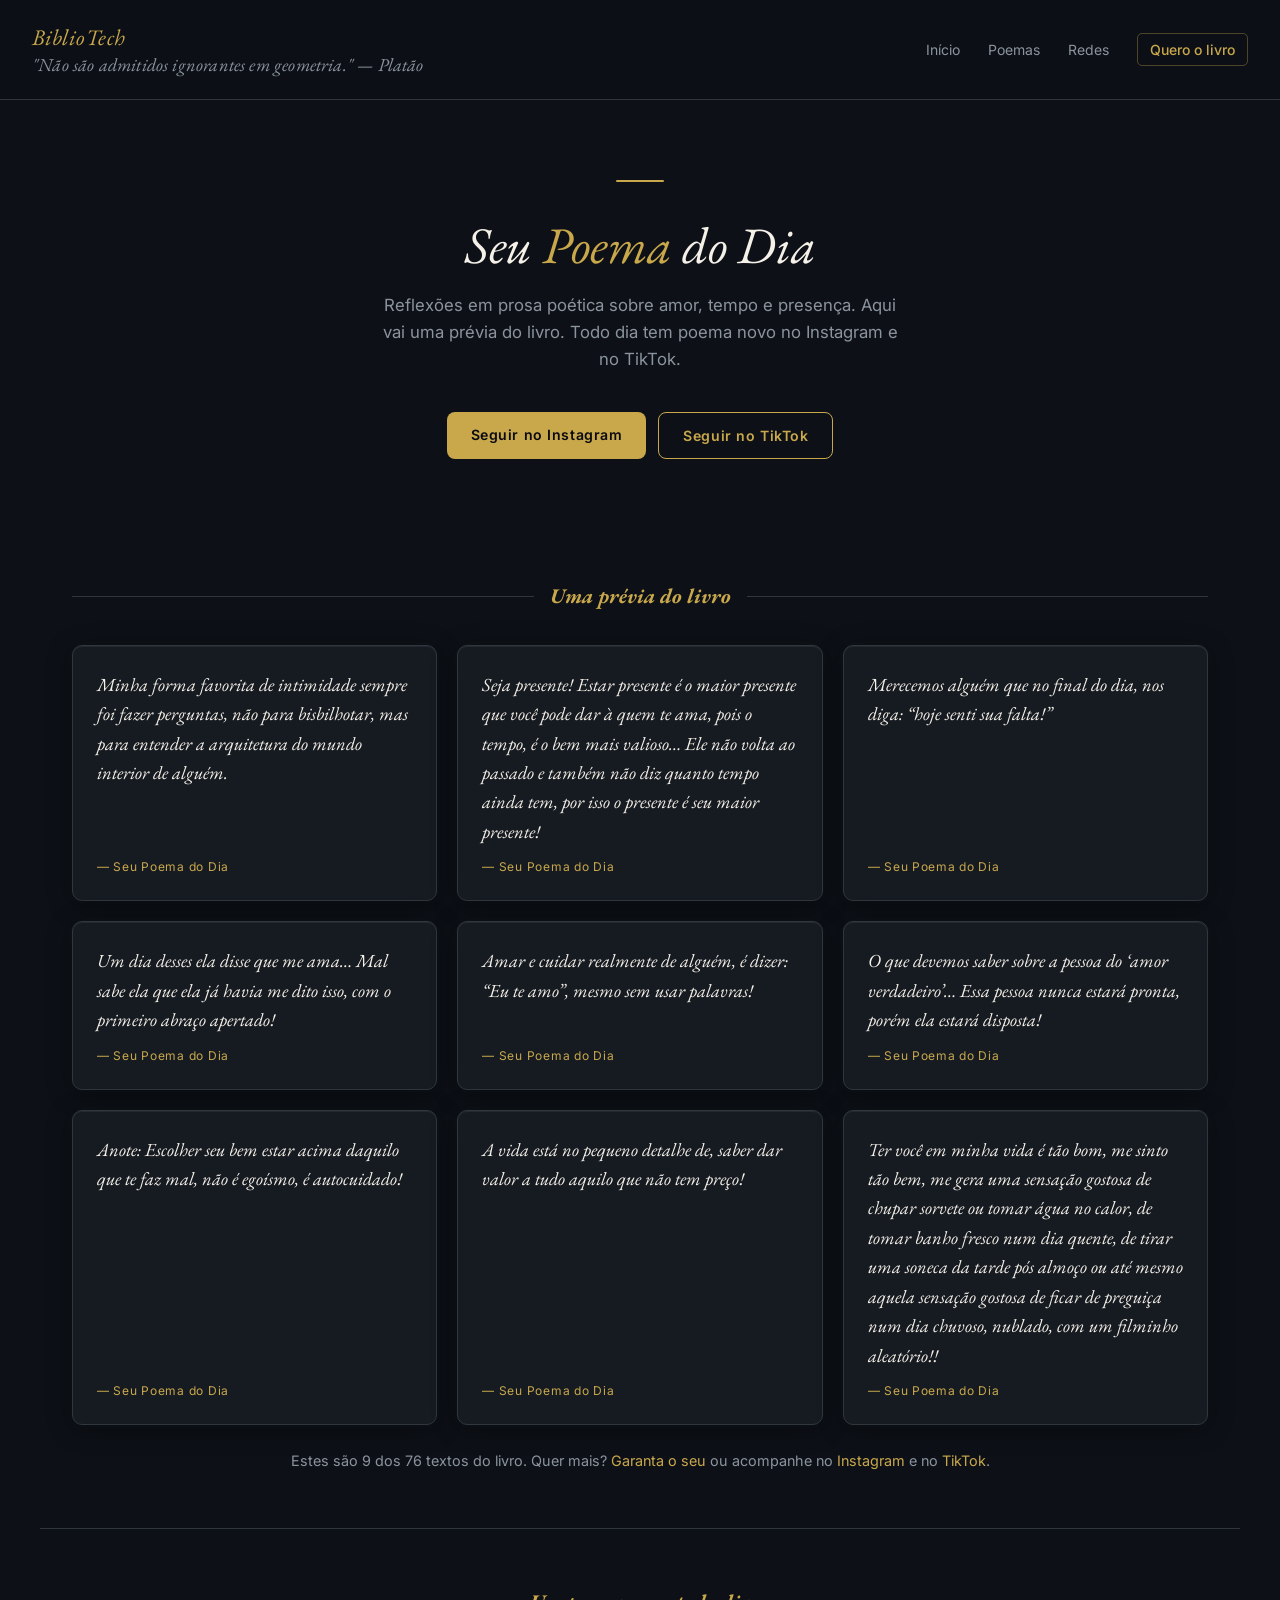
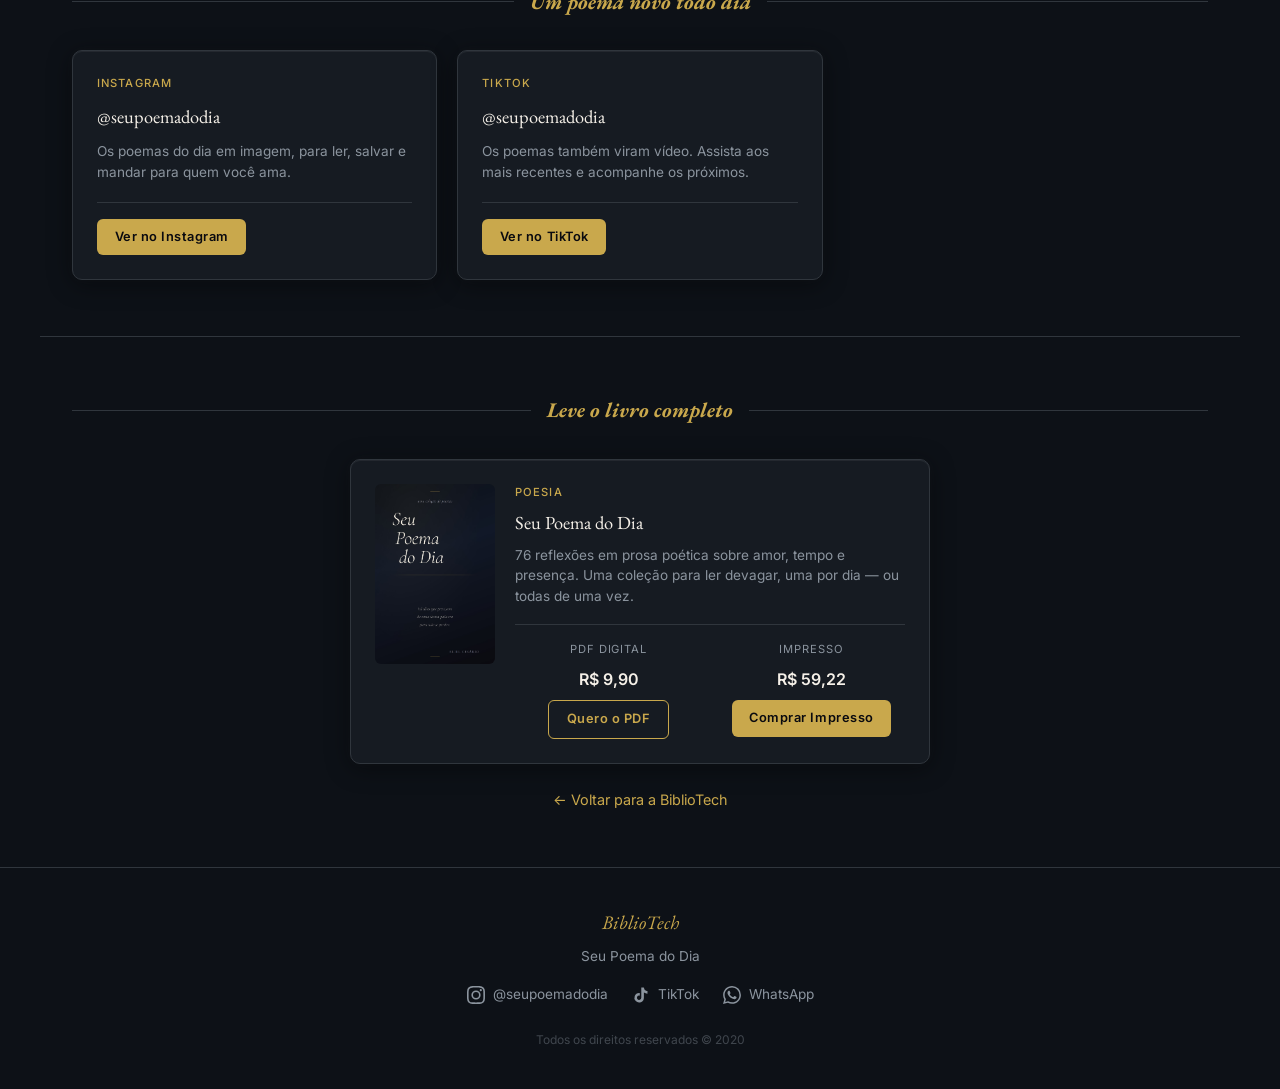
<file: poesia.html>
<!DOCTYPE html>
<html lang="pt-BR">
<head>
  <meta charset="UTF-8">
  <meta name="viewport" content="width=device-width, initial-scale=1.0">
  <title>Seu Poema do Dia — BiblioTech</title>
  <meta name="description" content="Prévia do livro Seu Poema do Dia, de Eliel Cesário: reflexões em prosa poética sobre amor, tempo e presença. Poemas novos todos os dias no Instagram e TikTok.">

  <meta property="og:type" content="website">
  <meta property="og:title" content="Seu Poema do Dia — prévia do livro">
  <meta property="og:description" content="Reflexões em prosa poética sobre amor, tempo e presença. Leia alguns poemas e acompanhe os novos no Instagram e TikTok.">
  <meta property="og:image" content="https://elielcesario.github.io/biblioteca-digital/assets/capa_poema_do_dia.jpg">
  <meta property="og:url" content="https://elielcesario.github.io/biblioteca-digital/poesia.html">

  <link rel="preconnect" href="https://fonts.googleapis.com">
  <link rel="preconnect" href="https://fonts.gstatic.com" crossorigin>
  <link href="https://fonts.googleapis.com/css2?family=EB+Garamond:ital,wght@0,400;0,500;1,400&family=Inter:wght@300;400;500;600;700&display=swap" rel="stylesheet">
  <link rel="stylesheet" href="style.css?v=27">
  <style>
    .hero-botoes { display: flex; flex-wrap: wrap; justify-content: center; gap: 0.75rem; }
    .btn-grande { font-size: 0.88rem; padding: 0.7rem 1.5rem; border-radius: 8px; }
    .secao-sub { text-align: center; color: var(--cinza); max-width: 620px; margin: -1rem auto 2rem; }
    .grid-poemas { grid-template-columns: repeat(auto-fill, minmax(300px, 1fr)); }
    .card .poema-texto {
      font-family: 'EB Garamond', Georgia, serif; font-style: italic;
      font-size: 1.15rem; line-height: 1.6; color: var(--branco);
    }
    .card .poema-assinatura { flex: 0; font-size: 0.75rem; letter-spacing: 0.06em; color: var(--dourado); }
    .chamada-trilha { margin-top: 1.5rem; text-align: center; font-size: 0.9rem; color: var(--cinza); }
    .chamada-trilha a { color: var(--dourado); }
    .chamada-trilha a:hover { color: var(--dourado-claro); }
    #livro .card-poema { margin: 0 auto; }
  </style>
</head>
<body>

<!-- ── HEADER ── -->
<header>
  <a class="logo-bloco" href="index.html">
    <span class="logo">BiblioTech</span>
    <span class="logo-slogan">"Não são admitidos ignorantes em geometria." — Platão</span>
  </a>
  <nav>
    <a href="index.html">Início</a>
    <a href="#poemas">Poemas</a>
    <a href="#redes">Redes</a>
    <a href="#livro" class="nav-afiliado">Quero o livro</a>
  </nav>
</header>

<!-- ── HERO ── -->
<section class="hero">
  <span class="hero-linha"></span>
  <h1>Seu <span>Poema</span> do Dia</h1>
  <p>Reflexões em prosa poética sobre amor, tempo e presença. Aqui vai uma prévia do livro. Todo dia tem poema novo no Instagram e no TikTok.</p>
  <div class="hero-botoes">
    <a class="btn btn-grande" href="https://www.instagram.com/seupoemadodia/" target="_blank" rel="noopener">Seguir no Instagram</a>
    <a class="btn btn-outline btn-grande" href="https://www.tiktok.com/@seupoemadodia" target="_blank" rel="noopener">Seguir no TikTok</a>
  </div>
</section>

<!-- ── POEMAS (textos do livro) ── -->
<section class="secao" id="poemas">
  <div class="secao-header">
    <div class="secao-linha"></div>
    <h2 class="secao-titulo">Uma prévia do livro</h2>
    <div class="secao-linha"></div>
  </div>

  <div class="grid grid-poemas">
    <article class="card">
      <p class="poema-texto">Minha forma favorita de intimidade sempre foi fazer perguntas, não para bisbilhotar, mas para entender a arquitetura do mundo interior de alguém.</p>
      <p class="poema-assinatura">— Seu Poema do Dia</p>
    </article>
    <article class="card">
      <p class="poema-texto">Seja presente! Estar presente é o maior presente que você pode dar à quem te ama, pois o tempo, é o bem mais valioso… Ele não volta ao passado e também não diz quanto tempo ainda tem, por isso o presente é seu maior presente!</p>
      <p class="poema-assinatura">— Seu Poema do Dia</p>
    </article>
    <article class="card">
      <p class="poema-texto">Merecemos alguém que no final do dia, nos diga: “hoje senti sua falta!”</p>
      <p class="poema-assinatura">— Seu Poema do Dia</p>
    </article>
    <article class="card">
      <p class="poema-texto">Um dia desses ela disse que me ama… Mal sabe ela que ela já havia me dito isso, com o primeiro abraço apertado!</p>
      <p class="poema-assinatura">— Seu Poema do Dia</p>
    </article>
    <article class="card">
      <p class="poema-texto">Amar e cuidar realmente de alguém, é dizer: “Eu te amo”, mesmo sem usar palavras!</p>
      <p class="poema-assinatura">— Seu Poema do Dia</p>
    </article>
    <article class="card">
      <p class="poema-texto">O que devemos saber sobre a pessoa do ‘amor verdadeiro’… Essa pessoa nunca estará pronta, porém ela estará disposta!</p>
      <p class="poema-assinatura">— Seu Poema do Dia</p>
    </article>
    <article class="card">
      <p class="poema-texto">Anote: Escolher seu bem estar acima daquilo que te faz mal, não é egoísmo, é autocuidado!</p>
      <p class="poema-assinatura">— Seu Poema do Dia</p>
    </article>
    <article class="card">
      <p class="poema-texto">A vida está no pequeno detalhe de, saber dar valor a tudo aquilo que não tem preço!</p>
      <p class="poema-assinatura">— Seu Poema do Dia</p>
    </article>
    <article class="card">
      <p class="poema-texto">Ter você em minha vida é tão bom, me sinto tão bem, me gera uma sensação gostosa de chupar sorvete ou tomar água no calor, de tomar banho fresco num dia quente, de tirar uma soneca da tarde pós almoço ou até mesmo aquela sensação gostosa de ficar de preguiça num dia chuvoso, nublado, com um filminho aleatório!!</p>
      <p class="poema-assinatura">— Seu Poema do Dia</p>
    </article>
  </div>

  <p class="chamada-trilha">
    Estes são 9 dos 76 textos do livro. Quer mais? <a href="#livro">Garanta o seu</a> ou acompanhe no
    <a href="https://www.instagram.com/seupoemadodia/" target="_blank" rel="noopener">Instagram</a> e no
    <a href="https://www.tiktok.com/@seupoemadodia" target="_blank" rel="noopener">TikTok</a>.
  </p>
</section>

<div class="divider"></div>

<!-- ── REDES ── -->
<section class="secao" id="redes">
  <div class="secao-header">
    <div class="secao-linha"></div>
    <h2 class="secao-titulo">Um poema novo todo dia</h2>
    <div class="secao-linha"></div>
  </div>

  <div class="grid grid-poemas">
    <article class="card">
      <span class="card-tag">Instagram</span>
      <h3>@seupoemadodia</h3>
      <p>Os poemas do dia em imagem, para ler, salvar e mandar para quem você ama.</p>
      <div class="card-footer">
        <a class="btn" href="https://www.instagram.com/seupoemadodia/" target="_blank" rel="noopener">Ver no Instagram</a>
      </div>
    </article>
    <article class="card">
      <span class="card-tag">TikTok</span>
      <h3>@seupoemadodia</h3>
      <p>Os poemas também viram vídeo. Assista aos mais recentes e acompanhe os próximos.</p>
      <div class="card-footer">
        <a class="btn" href="https://www.tiktok.com/@seupoemadodia" target="_blank" rel="noopener">Ver no TikTok</a>
      </div>
    </article>
  </div>
</section>

<div class="divider"></div>

<!-- ── LIVRO ── -->
<section class="secao" id="livro">
  <div class="secao-header">
    <div class="secao-linha"></div>
    <h2 class="secao-titulo">Leve o livro completo</h2>
    <div class="secao-linha"></div>
  </div>

  <div class="grid">
    <article class="card card-poema">
      <img class="card-capa" src="assets/capa_poema_do_dia.jpg" alt="Capa do livro Seu Poema do Dia">
      <div class="card-corpo">
        <span class="card-tag">Poesia</span>
        <h3>Seu Poema do Dia</h3>
        <p>76 reflexões em prosa poética sobre amor, tempo e presença. Uma coleção para ler devagar, uma por dia — ou todas de uma vez.</p>
        <div class="card-opcoes">
          <div class="opcao-item">
            <div class="opcao-label">PDF Digital</div>
            <div class="preco opcao-preco">R$ 9,90</div>
            <a class="btn btn-outline" href="#" data-whatsapp="Seu Poema do Dia — PDF" target="_blank" rel="noopener">Quero o PDF</a>
          </div>
          <div class="opcao-item">
            <div class="opcao-label">Impresso</div>
            <div class="preco opcao-preco">R$ 59,22</div>
            <a class="btn" href="https://clubedeautores.com.br/livro/seu-poema-do-dia" target="_blank" rel="noopener">Comprar Impresso</a>
          </div>
        </div>
      </div>
    </article>
  </div>
  <p class="chamada-trilha"><a href="index.html">← Voltar para a BiblioTech</a></p>
</section>

<!-- ── FOOTER ── -->
<footer id="contato">
  <div class="footer-logo">BiblioTech</div>
  <p style="margin-bottom: 1rem; color: var(--cinza); font-size: 0.85rem;">Seu Poema do Dia</p>
  <div class="footer-contatos">
    <a href="https://www.instagram.com/seupoemadodia/" target="_blank" rel="noopener" class="contato-link">
      <svg width="18" height="18" viewBox="0 0 24 24" fill="currentColor"><path d="M12 2.163c3.204 0 3.584.012 4.85.07 3.252.148 4.771 1.691 4.919 4.919.058 1.265.069 1.645.069 4.849 0 3.205-.012 3.584-.069 4.849-.149 3.225-1.664 4.771-4.919 4.919-1.266.058-1.644.07-4.85.07-3.204 0-3.584-.012-4.849-.07-3.26-.149-4.771-1.699-4.919-4.92-.058-1.265-.07-1.644-.07-4.849 0-3.204.013-3.583.07-4.849.149-3.227 1.664-4.771 4.919-4.919 1.266-.057 1.645-.069 4.849-.069zM12 0C8.741 0 8.333.014 7.053.072 2.695.272.273 2.69.073 7.052.014 8.333 0 8.741 0 12c0 3.259.014 3.668.072 4.948.2 4.358 2.618 6.78 6.98 6.98C8.333 23.986 8.741 24 12 24c3.259 0 3.668-.014 4.948-.072 4.354-.2 6.782-2.618 6.979-6.98.059-1.28.073-1.689.073-4.948 0-3.259-.014-3.667-.072-4.947-.196-4.354-2.617-6.78-6.979-6.98C15.668.014 15.259 0 12 0zm0 5.838a6.162 6.162 0 100 12.324 6.162 6.162 0 000-12.324zM12 16a4 4 0 110-8 4 4 0 010 8zm6.406-11.845a1.44 1.44 0 100 2.881 1.44 1.44 0 000-2.881z"/></svg>
      @seupoemadodia
    </a>
    <a href="https://www.tiktok.com/@seupoemadodia" target="_blank" rel="noopener" class="contato-link">
      <svg width="18" height="18" viewBox="0 0 24 24" fill="currentColor"><path d="M19.59 6.69a4.83 4.83 0 01-3.77-4.25V2h-3.45v13.67a2.89 2.89 0 01-5.2 1.74 2.89 2.89 0 012.31-4.64 2.93 2.93 0 01.88.13V9.4a6.84 6.84 0 00-1-.05A6.33 6.33 0 005 20.1a6.34 6.34 0 0010.86-4.43v-7a8.16 8.16 0 004.77 1.52v-3.4a4.85 4.85 0 01-1-.1z"/></svg>
      TikTok
    </a>
    <a href="#" data-whatsapp-msg="Olá, Eliel! Vim pela página do Seu Poema do Dia." target="_blank" rel="noopener" class="contato-link">
      <svg width="18" height="18" viewBox="0 0 24 24" fill="currentColor"><path d="M17.472 14.382c-.297-.149-1.758-.867-2.03-.967-.273-.099-.471-.148-.67.15-.197.297-.767.966-.94 1.164-.173.199-.347.223-.644.075-.297-.15-1.255-.463-2.39-1.475-.883-.788-1.48-1.761-1.653-2.059-.173-.297-.018-.458.13-.606.134-.133.298-.347.446-.52.149-.174.198-.298.298-.497.099-.198.05-.371-.025-.52-.075-.149-.669-1.612-.916-2.207-.242-.579-.487-.5-.669-.51-.173-.008-.371-.01-.57-.01-.198 0-.52.074-.792.372-.272.297-1.04 1.016-1.04 2.479 0 1.462 1.065 2.875 1.213 3.074.149.198 2.096 3.2 5.077 4.487.709.306 1.262.489 1.694.625.712.227 1.36.195 1.871.118.571-.085 1.758-.719 2.006-1.413.248-.694.248-1.289.173-1.413-.074-.124-.272-.198-.57-.347m-5.421 7.403h-.004a9.87 9.87 0 01-5.031-1.378l-.361-.214-3.741.982.998-3.648-.235-.374a9.86 9.86 0 01-1.51-5.26c.001-5.45 4.436-9.884 9.888-9.884 2.64 0 5.122 1.03 6.988 2.898a9.825 9.825 0 012.893 6.994c-.003 5.45-4.437 9.884-9.885 9.884m8.413-18.297A11.815 11.815 0 0012.05 0C5.495 0 .16 5.335.157 11.892c0 2.096.547 4.142 1.588 5.945L.057 24l6.305-1.654a11.882 11.882 0 005.683 1.448h.005c6.554 0 11.89-5.335 11.893-11.893a11.821 11.821 0 00-3.48-8.413z"/></svg>
      WhatsApp
    </a>
  </div>
  <p style="margin-top: 1.5rem; font-size: 0.75rem; opacity: 0.4;">
    Todos os direitos reservados &copy; 2020
  </p>
</footer>

<script>
  var WHATSAPP_NUMERO = '5511940216111';
  var INICIO = 'Olá, Eliel! Vim pelo site da BiblioTech';
  document.querySelectorAll('[data-whatsapp], [data-whatsapp-msg]').forEach(function (botao) {
    var msg = botao.dataset.whatsappMsg || INICIO + ' e tenho interesse em: ' + botao.dataset.whatsapp;
    botao.href = 'https://wa.me/' + WHATSAPP_NUMERO + '?text=' + encodeURIComponent(msg);
  });
</script>

</body>
</html>
</file>
<file: style.css>
*, *::before, *::after { box-sizing: border-box; margin: 0; padding: 0; }

:root {
  --preto: #0A0A0F;
  --azul-noite: #0D1117;
  --azul-card: #161B22;
  --azul-hover: #1C2333;
  --borda: #30363D;
  --branco: #F5F0E8;
  --cinza: #8B949E;
  --dourado: #C9A84C;
  --dourado-claro: #E0BE70;
  --dourado-fundo: rgba(201, 168, 76, 0.08);
}

body {
  background-color: var(--azul-noite);
  color: var(--branco);
  font-family: 'Inter', system-ui, sans-serif;
  line-height: 1.6;
  min-height: 100vh;
}

a { color: inherit; text-decoration: none; }

/* ── HEADER ── */
header {
  border-bottom: 1px solid var(--borda);
  padding: 1.25rem 2rem;
  display: flex;
  align-items: center;
  justify-content: space-between;
  flex-wrap: wrap;
  gap: 0.75rem 2rem;
  position: sticky;
  top: 0;
  background-color: rgba(13, 17, 23, 0.95);
  backdrop-filter: blur(8px);
  z-index: 100;
}

.logo-bloco {
  display: flex;
  flex-direction: column;
  gap: 0;
}

.logo {
  font-family: 'EB Garamond', Georgia, serif;
  font-size: 1.4rem;
  font-style: italic;
  color: var(--dourado);
  letter-spacing: 0.02em;
}

.logo-slogan {
  font-size: 1.14rem;
  margin-top: -0.35rem;
  font-style: italic;
  color: var(--cinza);
  letter-spacing: 0.01em;
  font-family: 'EB Garamond', Georgia, serif;
}

nav {
  display: flex;
  flex-wrap: wrap;
  align-items: center;
  gap: 0.5rem 1.75rem;
}

nav a {
  color: var(--cinza);
  font-size: 0.875rem;
  white-space: nowrap;
  transition: color 0.2s;
}
nav a:hover { color: var(--branco); }

/* ── HERO ── */
.hero {
  text-align: center;
  padding: 5rem 2rem 4rem;
  max-width: 700px;
  margin: 0 auto;
}

.hero-linha {
  display: block;
  width: 48px;
  height: 2px;
  background: var(--dourado);
  margin: 0 auto 2rem;
  border-radius: 2px;
}

.hero h1 {
  font-family: 'EB Garamond', Georgia, serif;
  font-size: clamp(2.2rem, 5vw, 3.2rem);
  font-weight: 400;
  font-style: italic;
  line-height: 1.2;
  color: var(--branco);
  margin-bottom: 1rem;
}

.hero h1 span { color: var(--dourado); }

.hero p {
  color: var(--cinza);
  font-size: 1.05rem;
  max-width: 520px;
  margin: 0 auto 2.5rem;
}

/* ── CITAÇÃO PLATÃO ── */
.platao {
  margin: 2rem auto;
  max-width: 480px;
  padding: 1.5rem 2rem;
  border-top: 1px solid rgba(201, 168, 76, 0.25);
  border-bottom: 1px solid rgba(201, 168, 76, 0.25);
  text-align: center;
}

.platao-ornamento {
  display: block;
  color: var(--dourado);
  font-size: 1.4rem;
  margin-bottom: 0.75rem;
  opacity: 0.7;
}

.platao p {
  font-family: 'EB Garamond', Georgia, serif;
  font-style: italic;
  font-size: 1.25rem;
  color: var(--branco);
  line-height: 1.5;
  margin-bottom: 0.6rem;
}

.platao cite {
  font-size: 0.75rem;
  letter-spacing: 0.06em;
  color: var(--dourado);
  font-style: normal;
  text-transform: uppercase;
}

.hero-badge {
  display: inline-block;
  background: var(--dourado-fundo);
  border: 1px solid rgba(201, 168, 76, 0.3);
  color: var(--dourado-claro);
  font-size: 0.78rem;
  letter-spacing: 0.08em;
  text-transform: uppercase;
  padding: 0.35rem 1rem;
  border-radius: 999px;
}

/* ── SEÇÕES ── */
.secao {
  max-width: 1200px;
  margin: 0 auto;
  padding: 3.5rem 2rem;
}

.secao-header {
  display: flex;
  align-items: center;
  gap: 1rem;
  margin-bottom: 2rem;
}

.secao-linha {
  flex: 1;
  height: 1px;
  background: var(--borda);
}

.secao-titulo {
  font-family: 'EB Garamond', Georgia, serif;
  font-size: 1.3rem;
  font-style: italic;
  color: var(--dourado);
  white-space: nowrap;
}

/* ── GRID DE CARDS ── */
.grid {
  display: grid;
  grid-template-columns: repeat(auto-fill, minmax(260px, 1fr));
  gap: 1.25rem;
}

.card {
  background: var(--azul-card);
  border: 1px solid var(--borda);
  border-radius: 10px;
  padding: 1.5rem;
  display: flex;
  flex-direction: column;
  gap: 0.75rem;
  transition: border-color 0.25s, transform 0.25s, box-shadow 0.25s;
  box-shadow:
    inset 0 1px 0 rgba(255,255,255,0.06),
    0 4px 24px rgba(0,0,0,0.45),
    0 0 12px rgba(255,255,255,0.03);
}

.card:hover {
  border-color: var(--dourado);
  transform: translateY(-6px);
  box-shadow:
    0 0 0 3px var(--dourado),
    0 20px 48px rgba(0, 0, 0, 0.55),
    0 0 28px rgba(201, 168, 76, 0.1);
}

.card-capa {
  width: 100%;
  aspect-ratio: 3/4;
  object-fit: cover;
  border-radius: 6px;
  background: var(--azul-hover);
  margin-bottom: 0.25rem;
}

.card-tag {
  font-size: 0.7rem;
  letter-spacing: 0.1em;
  text-transform: uppercase;
  color: var(--dourado);
  font-weight: 500;
}

.card h3 {
  font-family: 'EB Garamond', Georgia, serif;
  font-size: 1.15rem;
  font-weight: 400;
  line-height: 1.3;
  color: var(--branco);
}

.card p {
  font-size: 0.85rem;
  color: var(--cinza);
  line-height: 1.5;
  flex: 1;
}

.card-footer {
  display: flex;
  align-items: center;
  justify-content: space-between;
  flex-wrap: wrap;
  gap: 0.75rem;
  margin-top: 0.5rem;
  padding-top: 1rem;
  border-top: 1px solid var(--borda);
}

.card-footer .btn[data-whatsapp] {
  flex: 1 0 auto;
  text-align: center;
  white-space: nowrap;
}

.preco {
  font-size: 1.1rem;
  font-weight: 600;
  color: var(--branco);
  white-space: nowrap;
}

.preco small {
  font-size: 0.75rem;
  font-weight: 400;
  color: var(--cinza);
  display: block;
  line-height: 1;
}

.btn {
  display: inline-block;
  background: var(--dourado);
  color: var(--preto);
  font-size: 0.8rem;
  font-weight: 600;
  letter-spacing: 0.04em;
  padding: 0.5rem 1.1rem;
  border-radius: 6px;
  transition: background 0.2s, transform 0.1s;
  cursor: pointer;
}

.btn:hover {
  background: var(--dourado-claro);
  transform: scale(1.03);
}

.btn-outline {
  background: transparent;
  border: 1px solid var(--dourado);
  color: var(--dourado);
}

.btn-outline:hover {
  background: var(--dourado-fundo);
  transform: scale(1.03);
}

/* ── CARD ESPECIAL — POEMA ── */
.card-poema {
  flex-direction: row;
  align-items: flex-start;
  gap: 1.25rem;
  grid-column: 1 / -1;
  max-width: 580px;
}

.card-poema .card-capa {
  width: 120px;
  min-width: 120px;
  aspect-ratio: 2/3;
  margin-bottom: 0;
}

.card-poema .card-corpo { flex: 1; display: flex; flex-direction: column; gap: 0.6rem; }

/* ── CARD BOT ── */
.card-bot {
  background: linear-gradient(135deg, var(--azul-card) 0%, rgba(201,168,76,0.04) 100%);
  border-color: rgba(201, 168, 76, 0.2);
}

.bot-icone {
  font-size: 2rem;
  margin-bottom: 0.25rem;
}

.badge-novo {
  display: inline-block;
  background: rgba(201,168,76,0.15);
  color: var(--dourado);
  font-size: 0.65rem;
  font-weight: 600;
  letter-spacing: 0.1em;
  text-transform: uppercase;
  padding: 0.2rem 0.55rem;
  border-radius: 4px;
  margin-left: 0.5rem;
  vertical-align: middle;
}

/* ── CARD DUPLO — OPÇÕES DE COMPRA ── */
.card-opcoes {
  display: flex;
  flex-direction: row;
  gap: 1rem;
  margin-top: 0.5rem;
  padding-top: 1rem;
  border-top: 1px solid var(--borda);
}

.opcao-item {
  display: flex;
  flex-direction: column;
  align-items: center;
  text-align: center;
  gap: 0.45rem;
  flex: 1;
}

.opcao-label {
  font-size: 0.7rem;
  color: var(--cinza);
  text-transform: uppercase;
  letter-spacing: 0.08em;
  margin-bottom: 0.1rem;
}

.opcao-preco {
  font-size: 1rem;
}

/* ── NAV AFILIADO ── */
nav .nav-afiliado {
  color: var(--dourado);
  border: 1px solid rgba(201, 168, 76, 0.35);
  padding: 0.28rem 0.75rem;
  border-radius: 5px;
  font-weight: 500;
  transition: background 0.2s, color 0.2s;
}
nav .nav-afiliado:hover {
  background: var(--dourado-fundo);
  color: var(--dourado-claro);
}

/* ── AFILIADOS ── */
.afiliado-bloco {
  max-width: 820px;
  margin: 0 auto;
}

.afiliado-intro {
  text-align: center;
  color: var(--cinza);
  font-size: 1rem;
  line-height: 1.75;
  margin-bottom: 2.5rem;
}

.afiliado-intro strong { color: var(--branco); }

.afiliado-passos {
  display: flex;
  align-items: flex-start;
  gap: 0.75rem;
}

.afiliado-passo {
  flex: 1;
  background: var(--azul-card);
  border: 1px solid var(--borda);
  border-radius: 10px;
  padding: 1.5rem 1.25rem;
  text-align: center;
  transition: border-color 0.25s;
}

.afiliado-passo:hover { border-color: rgba(201, 168, 76, 0.4); }

.afiliado-num {
  display: block;
  font-size: 0.68rem;
  letter-spacing: 0.12em;
  color: var(--dourado);
  font-weight: 700;
  margin-bottom: 0.6rem;
  text-transform: uppercase;
}

.afiliado-passo h3 {
  font-family: 'EB Garamond', Georgia, serif;
  font-size: 1.15rem;
  color: var(--branco);
  margin-bottom: 0.5rem;
}

.afiliado-passo p {
  font-size: 0.84rem;
  color: var(--cinza);
  line-height: 1.55;
}

.afiliado-seta {
  color: var(--dourado);
  font-size: 1.3rem;
  padding-top: 2.1rem;
  opacity: 0.4;
  flex-shrink: 0;
}

.afiliado-cta {
  text-align: center;
  margin-top: 2.5rem;
}

.afiliado-btn {
  font-size: 0.88rem;
  padding: 0.7rem 2rem;
  border-radius: 8px;
}

/* ── BOTÃO FLUTUANTE — CONSULTORIA ── */
@keyframes pulso-dourado {
  0%   { box-shadow: 0 4px 24px rgba(0,0,0,0.45), 0 0 0 0 rgba(201,168,76,0.8); }
  70%  { box-shadow: 0 4px 24px rgba(0,0,0,0.45), 0 0 0 20px rgba(201,168,76,0); }
  100% { box-shadow: 0 4px 24px rgba(0,0,0,0.45), 0 0 0 0 rgba(201,168,76,0); }
}

.btn-flutuante {
  position: fixed;
  bottom: 2rem;
  right: 1.5rem;
  background: var(--dourado);
  color: var(--preto);
  display: flex;
  flex-direction: row;
  align-items: center;
  gap: 0.55rem;
  padding: 0.75rem 1.25rem;
  border-radius: 50px;
  box-shadow: 0 4px 24px rgba(0,0,0,0.45);
  z-index: 200;
  transition: background 0.2s, transform 0.15s, box-shadow 0.2s;
  text-decoration: none;
  animation: pulso-dourado 2s ease-out infinite;
}

.btn-flutuante:hover {
  background: var(--dourado-claro);
  transform: scale(1.06);
  animation: none;
  box-shadow: 0 6px 32px rgba(0,0,0,0.5), 0 0 20px rgba(201,168,76,0.3);
}

.btn-flutuante-icone {
  font-size: 1.2rem;
  line-height: 1;
}

.btn-flutuante-label {
  font-size: 0.75rem;
  font-weight: 700;
  letter-spacing: 0.06em;
  text-transform: uppercase;
  color: var(--preto);
  white-space: nowrap;
}

/* ── DIVIDER ── */
.divider {
  width: 100%;
  height: 1px;
  background: var(--borda);
  max-width: 1200px;
  margin: 0 auto;
}

/* ── FOOTER ── */
footer {
  border-top: 1px solid var(--borda);
  padding: 2.5rem 2rem;
  text-align: center;
  color: var(--cinza);
  font-size: 0.85rem;
}

footer .footer-logo {
  font-family: 'EB Garamond', Georgia, serif;
  font-style: italic;
  font-size: 1.2rem;
  color: var(--dourado);
  margin-bottom: 0.5rem;
}

footer a { color: var(--cinza); transition: color 0.2s; }
footer a:hover { color: var(--branco); }

/* Espaço para o botão flutuante não cobrir os contatos em telas menores */
@media (max-width: 1150px) {
  footer { padding-bottom: 6.5rem; }
}

/* ── NOTA BRL ── */
.nota-brl {
  margin-top: 1rem;
  font-size: 0.75rem;
  color: var(--cinza);
  opacity: 0.6;
}

/* ── SOBRE ── */
.sobre-bloco {
  max-width: 780px;
  margin: 0 auto;
}

.sobre-nome {
  font-family: 'EB Garamond', Georgia, serif;
  font-size: 1.6rem;
  font-style: italic;
  color: var(--branco);
  margin-bottom: 0.1rem !important;
}

.sobre-cargo {
  font-size: 0.8rem;
  letter-spacing: 0.08em;
  text-transform: uppercase;
  color: var(--dourado);
  margin-bottom: 1.5rem !important;
}

.sobre-texto p {
  color: var(--cinza);
  font-size: 0.95rem;
  line-height: 1.75;
  margin-bottom: 1rem;
}

.sobre-texto strong { color: var(--branco); font-weight: 600; }

.sobre-badges {
  display: flex;
  flex-wrap: wrap;
  gap: 0.5rem;
  margin-top: 1.5rem;
}

.sobre-badges span {
  background: var(--dourado-fundo);
  border: 1px solid rgba(201, 168, 76, 0.25);
  color: var(--dourado-claro);
  font-size: 0.75rem;
  padding: 0.3rem 0.75rem;
  border-radius: 999px;
}

/* ── FOOTER CONTATOS ── */
.footer-contatos {
  display: flex;
  flex-wrap: wrap;
  justify-content: center;
  gap: 0.75rem 1.5rem;
  margin-bottom: 0.5rem;
}

.contato-link {
  display: flex;
  align-items: center;
  gap: 0.5rem;
  color: var(--cinza);
  font-size: 0.85rem;
  transition: color 0.2s;
}

.contato-link:hover { color: var(--dourado); }

/* ── RESPONSIVE ── */
@media (max-width: 600px) {
  header { padding: 1rem; }
  nav { display: none; }
  .hero { padding: 3rem 1.25rem 2.5rem; }
  .secao { padding: 2.5rem 1.25rem; }
  .card-poema { flex-direction: column; }
  .card-poema .card-capa { width: 100%; aspect-ratio: 3/2; object-position: top; }
  .btn-flutuante { bottom: 1.25rem; right: 1rem; }
  .afiliado-passos { flex-direction: column; }
  .afiliado-seta { display: none; }
  body {
    background-image:
      linear-gradient(rgba(5,8,14,0.62), rgba(5,8,14,0.62)),
      url('assets/Marmore.png');
    background-size: auto, cover;
    background-repeat: no-repeat;
    background-position: center, top center;
    background-attachment: scroll, scroll;
  }
}
</file>
